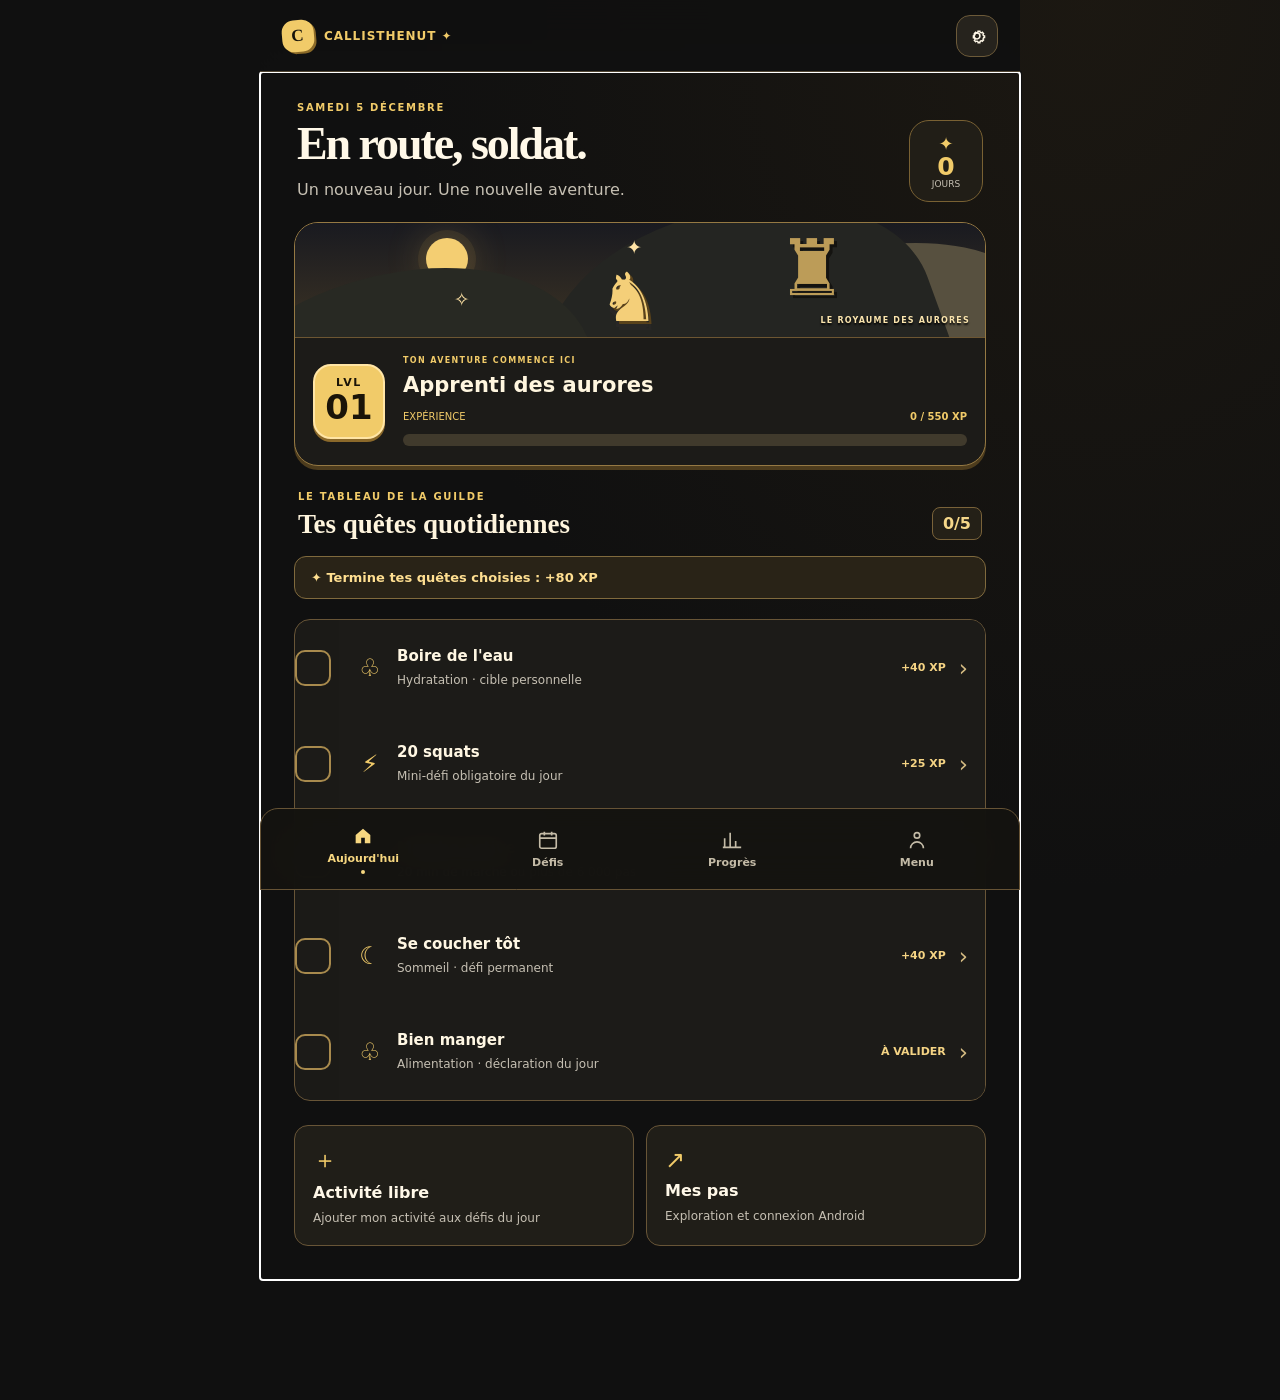
<file: index.html>
<!doctype html>
<html lang="fr">
<head>
  <meta charset="UTF-8">
  <meta name="viewport" content="width=device-width, initial-scale=1, viewport-fit=cover">
  <meta name="theme-color" content="#111111">
  <meta name="description" content="Tes défis quotidiens, tes activités et ta progression RPG.">
  <title>Callisthenut</title>
  <link rel="manifest" href="manifest.webmanifest">
  <link rel="icon" href="icon.svg" type="image/svg+xml">
  <link rel="stylesheet" href="styles.css?v=36">
  <link rel="stylesheet" href="theme.css?v=36">
</head>
<body>
  <div class="app-shell">
    <header class="topbar">
      <a class="brand" href="#today" aria-label="Callisthenut, accueil"><span class="brand-mark">C</span><span>CALLISTHENUT ✦</span></a>
      <button class="icon-button" id="settingsButton" aria-label="Ouvrir les réglages">
        <svg viewBox="0 0 24 24" aria-hidden="true"><path d="M12 15.5a3.5 3.5 0 1 0 0-7 3.5 3.5 0 0 0 0 7Z"/><path d="M19.4 15a1.7 1.7 0 0 0 .34 1.88l.06.06-1.42 1.42-.06-.06a1.7 1.7 0 0 0-1.88-.34 1.7 1.7 0 0 0-1.03 1.56V20h-2v-.08a1.7 1.7 0 0 0-1.1-1.56 1.7 1.7 0 0 0-1.87.34l-.06.06-1.42-1.42.06-.06A1.7 1.7 0 0 0 9.36 15a1.7 1.7 0 0 0-1.56-1.03H7.7v-2h.1a1.7 1.7 0 0 0 1.56-1.1 1.7 1.7 0 0 0-.34-1.87l-.06-.06 1.42-1.42.06.06a1.7 1.7 0 0 0 1.88.34 1.7 1.7 0 0 0 1.03-1.56V6.3h2v.08a1.7 1.7 0 0 0 1.1 1.56 1.7 1.7 0 0 0 1.87-.34l.06-.06L19.8 8.96l-.06.06a1.7 1.7 0 0 0-.34 1.88 1.7 1.7 0 0 0 1.56 1.03h.08v2h-.08A1.7 1.7 0 0 0 19.4 15Z"/></svg>
      </button>
    </header>

    <main id="app" tabindex="-1">
      <section class="view active" id="todayView" data-view="today">
        <div class="hero">
          <div>
            <p class="eyebrow" id="todayDate"></p>
            <h1>En route, <span id="userName">soldat</span>.</h1>
            <p class="hero-copy">Un nouveau jour. Une nouvelle aventure.</p>
          </div>
          <div class="streak-card" aria-label="Série en cours"><span class="streak-icon">✦</span><strong id="streakCount">0</strong><small>jours</small></div>
        </div>

        <section class="hero-panel" aria-label="Personnage et expérience">
          <div class="rpg-landscape" aria-hidden="true"><span class="sun"></span><span class="mountain far"></span><span class="mountain near"></span><span class="castle">♜</span><span class="hero-character">♞</span><span class="spark s1">✦</span><span class="spark s2">✧</span><span class="landscape-caption">LE ROYAUME DES AURORES</span></div>
          <div class="hero-profile"><div class="level-medal"><small>LVL</small><strong id="heroLevel">01</strong></div><div class="hero-info"><p class="eyebrow">TON AVENTURE COMMENCE ICI</p><h2 id="heroRank">Apprenti des aurores</h2><div class="xp-caption"><span>EXPÉRIENCE</span><strong id="xpLabel"></strong></div><progress id="heroXp" max="100" value="0" aria-label="Progression vers le prochain niveau"></progress></div></div>
        </section>
        <section class="section-block quest-section"><div class="section-heading"><div><p class="eyebrow">LE TABLEAU DE LA GUILDE</p><h2>Tes quêtes quotidiennes</h2></div><span class="score" id="goalScore">0/3</span></div><p id="dayReward" class="daily-reward"></p><div class="goal-list" id="goalList"></div></section>
        <div class="home-shortcuts"><button data-screen="manual"><span>＋</span><strong>Activité libre</strong><small>Ajouter mon activité aux défis du jour</small></button><button data-screen="steps"><span>↗</span><strong>Mes pas</strong><small>Exploration et connexion Android</small></button></div>
      </section>

      <section class="view" id="activitiesView" data-view="activities"><div class="page-heading"><p class="eyebrow">LES PORTES DE LA GUILDE</p><h1>Tes défis</h1><p>Choisis ton prochain défi ou consigne une activité libre.</p></div><div class="section-heading"><h2>Composer ma journée</h2></div><details class="quest-settings"><summary>Choisir mes quêtes du jour</summary><p>À choisir avant ta première validation. Le mini-défi quotidien (10 pompes ou 20 squats) est tiré au sort et reste obligatoire. Chaque quête choisie manquée coûte 10 XP le lendemain (sauf les défis permanents : leurs malus sont uniquement déclaratifs), au maximum 30 XP par journée planifiée. Les jours sans plan sont libres.</p><div id="questChoices"></div></details><div id="activityCategories" class="goal-list"></div><div class="category-links"><button class="menu-row" data-screen="manual"><span class="menu-row-icon">＋</span><span><strong>Activité libre</strong><small>Natation, escalade, sport collectif…</small></span><b>›</b></button><button class="menu-row" data-screen="steps"><span class="menu-row-icon">↗</span><span><strong>Pas et santé Android</strong><small>Objectif quotidien et synchronisation</small></span><b>›</b></button><button class="menu-row" data-screen="plan"><span class="menu-row-icon">▤</span><span><strong>Planning et exercices</strong><small>Programme de la semaine et bibliothèque</small></span><b>›</b></button></div></section>
      <section class="view" id="challengeView" data-view="challenge"><button class="back-link" data-screen="today">← Défis du jour</button><div class="challenge-heading"><span id="challengeIcon" aria-hidden="true"></span><p class="eyebrow" id="challengeStatus"></p><h1 id="challengeTitle"></h1></div><section id="challengeDurationSection" class="challenge-guide manual-activity" hidden><h2>La durée de mon défi</h2><label for="challengeDuration">Durée réalisée, en minutes</label><input id="challengeDuration" type="number" min="1" max="1440" step="0.1" inputmode="decimal" required aria-describedby="challengeDurationMinimum challengeDurationError"><p id="challengeDurationMinimum" class="field-help"></p><div id="shadowBoxingOptions" hidden><label for="shadowMode">Type de séance</label><select id="shadowMode"><option value="fitxr">Boxe VR · FitXR (référence personnelle)</option><option value="classic">Shadow boxing classique</option></select><label for="shadowCalories">Calories indiquées par FitXR ou ton application (facultatif)</label><input id="shadowCalories" type="number" min="0" max="10000" step="1" inputmode="numeric" placeholder="Ex. 456 pour ta séance de 45 min"><p class="field-help">Si tu saisis un total, il est utilisé tel quel pour cette séance et ne change pas quand tu modifies la durée. Mets-le à jour selon le récapitulatif de FitXR. Sans saisie, le profil VR utilise ta référence 456 kcal / 45 min ; les squats sont déjà inclus.</p><p id="shadowCaloriesSource" class="field-help"></p></div><p class="field-help">Les calories estimées augmentent avec la durée. La récompense de quête augmente aussi, jusqu’à 120 XP de base, auxquels s’ajoutent au maximum 100 XP liés aux calories. Le bonus de journée reste unique. Chaque défi ne peut être validé qu’une fois par jour.</p><p id="challengeDurationError" role="alert"></p></section><div id="workoutChallenge" hidden>        <div class="section-heading workout-choice-heading"><div><p class="eyebrow">CHOISIS TA MISSION</p><h2>Entraînement du jour</h2></div></div>
        <section class="workout-card" id="todayWorkout">
          <div class="workout-visual" id="heroVisual"></div>
          <div class="workout-overlay">
            <div class="tags"><span id="workoutFocus">CORPS ENTIER</span><span id="workoutLevel">NIVEAU 1</span></div>
            <div>
              <p class="eyebrow light">MISSION DU JOUR</p>
              <h2 id="workoutTitle">Fondations</h2>
              <p id="workoutMeta">15 min · 12 exercices · ≈ 100 kcal</p>
            </div>
            <button class="primary-button" id="startWorkout"><span>Commencer</span><span class="play">▶</span></button>
          </div>
        </section>

        <section class="section-block"><div class="section-heading"><h2>Le détail de ta séance</h2></div><p class="timing-note">40 s de mouvement · 10 s de respiration · 30 s entre les blocs.<br>Échauffements et étirements inclus, avec 10 s pour se préparer.</p><div id="sessionPreview"></div></section>
        <section class="cindy-card">
          <div class="cindy-card-top"><span class="cindy-monogram">C</span><div><p class="eyebrow">AMRAP · POIDS DU CORPS</p><h2>CINDY</h2><p>Tractions, pompes et squats. Enchaîne le plus de tours possible.</p></div></div>
          <div class="cindy-sequence"><span><b>5</b> tractions</span><i>→</i><span><b>10</b> pompes</span><i>→</i><span><b>15</b> squats</span></div>
          <div class="cindy-actions"><button class="cindy-start primary" id="startCindyClassic"><span>Classique</span><small>20 MIN</small></button><button class="cindy-start" id="startCindyBeginner"><span>Débutant</span><small>15 MIN</small></button></div>
        </section>

</div><div id="kettlebellChallenge" hidden>        <section class="kettlebell-card">
          <div class="cindy-card-top"><span class="kettlebell-monogram">KB</span><div><p class="eyebrow">DOS · CENTRE · CONDITIONNEMENT</p><h2>Kettlebell</h2><p>Renforce la chaîne postérieure et augmente la dépense énergétique avec une seule kettlebell.</p></div></div>
          <div class="cindy-sequence kettlebell-sequence"><span><b>10</b> deadlifts</span><i>→</i><span><b>8/bras</b> rowings</span><i>→</i><span><b>12</b> swings</span><i>→</i><span><b>20 s</b> gainage</span></div>
          <p class="kettlebell-note">La perte de graisse est globale : régularité, alimentation et dépense énergétique font la différence.</p>
          <div class="cindy-actions"><button class="kettlebell-start primary" id="startKettlebellClassic"><span>Essentiel</span><small>18 MIN</small></button><button class="kettlebell-start" id="startKettlebellBeginner"><span>Initiation</span><small>15 MIN</small></button></div>
        </section>

</div><section id="outdoorChallenge" class="challenge-guide" hidden><h2>À toi de jouer</h2><p id="challengeActionDescription"></p><p class="field-help">La validation est déclarative. Termine l’activité décrite avant de valider ce défi.</p></section><section id="bedtimeChallenge" class="challenge-guide manual-activity" hidden><h2>Déclarer mon coucher</h2><p>Aucune heure de lever à renseigner : déclare simplement ton coucher pour valider le défi au plus tard à minuit.</p><form id="bedtimeForm"><p>La date et l’heure du clic sont enregistrées automatiquement. Avant midi, le coucher est rattaché à la nuit précédente. Une seule validation par nuit.</p><p class="field-help">+40 XP et défi validé pour un coucher jusqu’à minuit inclus ; −10 XP seulement après minuit, sans passer sous zéro. Aucune pénalité si tu ne renseignes rien. Ce défi est indépendant du bonus des autres quêtes du jour.</p><p id="bedtimeError" role="alert"></p><button id="saveBedtime" class="primary-button floating-challenge-action">Valider mon coucher</button></form><p id="bedtimeResult" role="status"></p></section><section id="waterChallenge" class="challenge-guide" hidden aria-labelledby="waterTitle"><h2 id="waterTitle">Mes verres d’eau</h2><p id="waterCounter" class="water-counter" role="status" aria-live="polite"></p><div id="waterGlasses" class="water-glasses" role="group" aria-label="Les 10 verres du jour"></div><p>Clique sur un verre après avoir bu 15 cl. Les 10 verres complètent ton défi du jour.</p><p class="field-help">Ton compteur est enregistré sur cet appareil et repart à zéro chaque jour.</p></section><section id="nutritionChallenge" class="challenge-guide" hidden><h2>Ma journée</h2><p>Si tu as mangé sans excès aujourd’hui, valide ce défi. En cas d’excès, laisse simplement la case vide.</p><button id="validateNutrition" class="primary-button floating-challenge-action">J’ai mangé sans excès : valider</button><button id="clearNutrition" class="secondary-button">J’ai fait des excès : laisser la case vide</button><p id="nutritionResult" role="status"></p></section><button class="primary-button floating-challenge-action" id="completeChallenge">J’ai terminé ce défi ✦</button><p class="challenge-complete" id="challengeCompleteMessage" role="status"></p>
<div class="challenge-metrics" id="challengeMetrics"><div><small>OBJECTIF</small><strong id="challengeTarget"></strong></div><div><small>RÉCOMPENSE</small><strong id="challengeXp"></strong></div><div><small>ÉNERGIE ESTIMÉE</small><strong id="challengeCalories"></strong></div></div>
<details class="challenge-guide challenge-mission" id="challengeMission"><summary>Ta mission et les consignes</summary><p id="challengeDescription"></p><ol id="challengeInstructions"></ol></details></section>
      <section class="view" id="stepsView" data-view="steps"><button class="back-link" data-screen="today">← Accueil</button><div class="page-heading"><p class="eyebrow">EXPLORATION</p><h1>Mes pas</h1><p>Chaque déplacement fait avancer ton aventure.</p></div>        <section class="steps-card section-block" aria-labelledby="stepsTitle"><p class="eyebrow">EXPLORATION QUOTIDIENNE</p><h2 id="stepsTitle">Chaque pas est une aventure</h2><div class="steps-total"><strong id="stepCount">0</strong><span id="stepTargetLabel">/ 6 000 pas</span></div><progress id="stepProgress" max="100" value="0" aria-label="Objectif de pas quotidien"></progress><p id="stepSource"></p><button id="claimStepXp" class="primary-button" disabled>Prochain palier : 1 000 pas</button><p class="field-help">10 XP par tranche de 1 000 pas · maximum 60 XP/jour. Objectif personnel, ajustable ci-dessous. Au-delà de 6 000 pas, le défi Marche active est validé automatiquement (+45 XP, une fois par jour).</p><details><summary>Mes pas et ma connexion Android</summary><p id="healthConnection"></p><div class="health-actions"><button type="button" id="syncHealth" class="secondary-button">Connecter / synchroniser Health Connect</button><button type="button" id="disconnectHealth" class="secondary-button">Désactiver la synchronisation</button></div><p id="healthStatus" role="status" aria-live="polite"></p><p class="field-help">Lecture des pas uniquement, après ton autorisation. Active le partage vers Health Connect dans ton application de santé compatible. Les données restent sur cet appareil. La synchronisation a lieu quand l’application Android est ouverte.</p><form id="manualStepsForm" class="compact-form"><label>Total de pas aujourd’hui<input name="manualSteps" type="number" min="0" max="200000" step="1" required placeholder="Ex. 4250"></label><button class="secondary-button">Enregistrer le total</button></form><p class="field-help">Saisis un total, pas des pas supplémentaires. Une synchronisation remplacera la saisie manuelle ; les deux sources ne sont jamais additionnées.</p><form id="stepGoalForm" class="compact-form"><label>Mon objectif quotidien<input name="stepGoal" type="number" min="1000" max="30000" step="1" required placeholder="Ex. 6000"></label><button class="secondary-button">Modifier l’objectif</button></form><h3>Les 7 derniers jours renseignés</h3><div id="recentSteps"></div></details></section>
</section>
      <section class="view" id="manualView" data-view="manual"><button class="back-link" data-screen="today">← Accueil</button><div class="page-heading"><p class="eyebrow">MON ACTIVITÉ DU JOUR</p><h1>Activité libre</h1></div>        <section class="manual-activity section-block"><div class="section-heading"><div><p class="eyebrow">TES EXPLOITS HORS ÉCRAN</p><h2>Ajouter une activité</h2></div></div><p>Natation, escalade, sport collectif, jardinage… Consigne une activité que ton téléphone n’a pas suivie.</p><form id="manualActivityForm"><label>Activité<input name="activityName" maxlength="60" required placeholder="Ex. Natation"></label><div class="activity-fields"><label>Durée en minutes<input name="activityMinutes" type="number" min="1" max="1440" step="0.1" required placeholder="30"></label><label>Intensité<select name="activityIntensity"><option value="2.5">Douce</option><option value="5" selected>Modérée</option><option value="8">Soutenue</option></select></label></div><label>Calories dépensées (facultatif)<input name="activityCalories" type="number" min="0" max="10000" step="1" placeholder="Laisser vide pour estimer"></label><p class="field-help">Sans calories renseignées, estimation selon ton poids, la durée et l’intensité. Saisis chaque activité une seule fois : les séances et quêtes déjà validées sont dans ton historique. Chaque activité enregistrée apparaît cochée dans tes quêtes quotidiennes.</p><p id="activityEstimate" class="field-help" role="status">Renseigne une durée pour estimer les calories.</p><p id="activityError" role="alert"></p><button class="primary-button">Enregistrer mon exploit ✦</button></form></section>
</section>
      <section class="view" id="planView" data-view="plan">
        <div class="page-heading"><p class="eyebrow">PROGRAMME</p><h1>Ta semaine</h1><p>Une progression équilibrée, pensée pour bouger chaque jour.</p></div>
        <div class="week-strip" id="weekStrip"></div>
        <div class="plan-list" id="planList"></div><p class="timing-note">Deux thèmes tirés au sort chaque jour, différents de ceux de la veille. Le programme reste identique lorsque tu reviens dans l’application. Les mouvements peuvent solliciter plusieurs muscles.</p>
        <section class="section-block"><h2>Bibliothèque des exercices</h2><label for="catalogFilter">Filtrer par thème</label><select id="catalogFilter"><option value="">Tous les exercices</option><option value="warm">Échauffement</option><option value="legs">Jambes & fessiers</option><option value="abs">Abdominaux</option><option value="arms">Bras & épaules</option><option value="back">Dos</option><option value="cardio">Cardio</option><option value="stretch">Étirements</option></select><p id="catalogCount" class="timing-note" role="status"></p><div id="exerciseCatalog"></div></section>
      </section>

      <section class="view" id="progressView" data-view="progress">
        <div class="page-heading"><p class="eyebrow">PROGRESSION</p><h1>Ton journal d’aventure.</h1><p>Tout est enregistré uniquement sur cet appareil.</p></div>
        <div class="stat-grid">
          <article class="stat-card dark"><small>SÉRIE ACTUELLE</small><strong><span id="progressStreak">0</span> j</strong><p>Continue demain.</p></article>
          <article class="stat-card"><small>SÉANCES</small><strong id="totalSessions">0</strong><p>terminées</p></article>
          <article class="stat-card"><small>MINUTES</small><strong id="totalMinutes">0</strong><p>en mouvement</p></article>
          <article class="stat-card"><small>ÉNERGIE ESTIMÉE</small><strong id="totalCalories">0</strong><p>kcal brûlées</p></article>
        </div>
        <section class="section-block weight-card" aria-labelledby="weightTitle">
          <p class="eyebrow">SUIVI PERSONNEL</p><h2 id="weightTitle">Poids</h2>
          <p id="weightSummary" aria-live="polite"></p>
          <form id="weightForm" class="compact-form"><label class="weight-field"><span class="weight-field-caption"><span aria-hidden="true">◷</span> Date de la mesure</span><input id="weightDate" type="date" required></label><label class="weight-field"><span class="weight-field-caption"><span aria-hidden="true">◇</span> Mon poids</span><span class="weight-input-wrap"><input id="weightMeasure" type="number" min="35" max="250" step="0.1" inputmode="decimal" placeholder="70,5" required><span class="weight-unit" aria-hidden="true">kg</span></span><span class="sr-only">En kilogrammes</span></label><button class="primary-button">Enregistrer <span aria-hidden="true">＋</span></button></form>
          <p class="field-help">Une mesure par jour : une nouvelle saisie à la même date remplace la précédente. La mesure la plus récente sert à estimer les calories.</p>
          <p id="weightError" role="alert"></p><div id="weightChart"></div>
          <details id="weightHistory"><summary>Historique des mesures</summary><div id="weightEntries"></div></details>
        </section>
        <section class="section-block"><div class="section-heading"><div><p class="eyebrow">4 DERNIÈRES SEMAINES</p><h2>Régularité</h2></div></div><div class="activity-grid" id="activityGrid"></div></section>
        <details class="milestone-card progress-info"><summary>Cap sur le niveau 20</summary><p class="eyebrow">CAP SUR LE NIVEAU 20</p><h2>Aventurier accompli</h2><p>Un jalon de régularité dans le jeu, pas une mesure de santé. Aucun niveau ne garantit d’être en bonne santé.</p><p>Repères adultes : 150 à 300 minutes d’activité modérée par semaine (ou 75 à 150 minutes soutenues), et du renforcement au moins 2 jours par semaine. Adapte les quêtes et le repos à tes capacités.</p><a href="https://www.who.int/europe/news-room/fact-sheets/item/physical-activity" target="_blank" rel="noopener">Consulter les repères de l’OMS ↗</a><p>De LVL 1 à 99 : 500 × (niveau − 1) + 50 × (niveau − 1)² XP cumulés. Le niveau 2 demande 550 XP et le niveau 20 demande 27 550 XP. À environ 180–200 XP par journée réussie, compte 3 à 4 journées pour le premier niveau. Ton XP reste conservée ; ton niveau est calculé avec cette nouvelle courbe.</p></details>
      </section>

      <section class="view" id="menuView" data-view="menu">
        <div class="page-heading"><p class="eyebrow">MON ESPACE</p><h1>Menu</h1><p>Personnalise ton entraînement et retrouve les informations de l’application.</p></div>
        <div class="profile-card">
          <div class="profile-avatar">C</div>
          <div><small>PROFIL</small><h2 id="menuName">Soldat</h2><p><span id="menuLevel">Débutant</span> · séances de <span id="menuDuration">15</span> min</p></div>
        </div>
        <div class="menu-list">
          <button class="menu-row" id="openPreferences"><span class="menu-row-icon">⚙</span><span><strong>Préférences</strong><small>Prénom, niveau, durée et poids</small></span><b>›</b></button>
          <button class="menu-row" id="openReminder"><span class="menu-row-icon">◷</span><span><strong>Rappel quotidien</strong><small id="menuReminder">Tous les jours à 18:30</small></span><b>›</b></button>
          <article class="menu-note"><strong>À propos des calories</strong><p>Les calories sont une estimation fondée sur ton poids, la durée et l’intensité moyenne de la séance. Elles peuvent différer de la dépense réelle.</p></article>
        </div>
      </section>
    </main>

    <nav class="bottom-nav" aria-label="Navigation principale">
      <button class="nav-item active" data-target="today"><svg viewBox="0 0 24 24"><path d="m4 11 8-7 8 7v9h-6v-6h-4v6H4Z"/></svg><span>Aujourd'hui</span></button>
      <button class="nav-item" data-target="activities"><svg viewBox="0 0 24 24"><rect x="3" y="5" width="18" height="16" rx="2"/><path d="M8 3v4M16 3v4M3 10h18"/></svg><span>Défis</span></button>
      <button class="nav-item" data-target="progress"><svg viewBox="0 0 24 24"><path d="M4 20V10M10 20V4M16 20v-7M22 20H2"/></svg><span>Progrès</span></button>
      <button class="nav-item" data-target="menu"><svg viewBox="0 0 24 24"><circle cx="12" cy="7" r="3"/><path d="M5 21a7 7 0 0 1 14 0"/></svg><span>Menu</span></button>
    </nav>
  </div>

  <dialog class="workout-player" id="workoutPlayer">
    <div class="player-shell">
      <header class="player-header"><button class="icon-button ghost" id="closePlayer" aria-label="Quitter la séance">×</button><div><small id="playerStep">EXERCICE 1 SUR 8</small><strong id="playerPhase">AU TRAVAIL</strong></div><button class="icon-button ghost" id="soundToggle" aria-label="Activer ou couper le son">♪</button></header>
      <div class="player-progress"><i id="playerProgress"></i></div>
      <div class="player-content">
        <p class="eyebrow" id="exerciseCategory">JAMBES</p>
        <h2 id="exerciseName">Squats</h2>
        <div class="exercise-figure" id="exerciseFigure"></div>
        <div class="timer-ring" id="timerRing"><div><span class="timer" id="timerDisplay">00:40</span><small id="timerCaption">TEMPS RESTANT</small></div></div>
        <div class="live-calories"><span>≈</span> <strong id="liveCalories">0</strong> kcal dépensées</div>
        <p class="exercise-tip" id="exerciseTip">Garde le dos droit et pousse les genoux vers l'extérieur.</p>
        <ol class="movement-steps" id="movementSteps" aria-label="Explication du mouvement"></ol>
      </div>
      <footer class="player-controls"><button class="control-button" id="previousExercise" aria-label="Exercice précédent">‹</button><button class="control-button" id="nextExercise" aria-label="Exercice suivant">›</button><button class="pause-button" id="pauseTimer"><span class="pause-symbol">Ⅱ</span><span id="pauseLabel">Pause</span></button></footer>
    </div>
  </dialog>

  <dialog class="cindy-player kettlebell-player" id="kettlebellPlayer">
    <div class="cindy-shell">
      <header class="player-header"><button class="icon-button ghost" id="closeKettlebell" aria-label="Quitter la séance kettlebell">×</button><div><small id="kettlebellLevelLabel">KETTLEBELL ESSENTIEL</small><strong>DOS · CENTRE · CONDITIONNEMENT</strong></div><button class="icon-button ghost" id="kettlebellSound" aria-label="Couper les signaux sonores">♪</button></header>
      <div class="cindy-content">
        <p class="eyebrow">TEMPS RESTANT</p>
        <div class="cindy-timer" id="kettlebellTimer">18:00</div>
        <div class="round-counter kettlebell-counter"><small>TOURS TERMINÉS</small><strong id="kettlebellRounds">0</strong></div>
        <div class="cindy-movements" id="kettlebellMovements"></div>
        <p class="cindy-guidance">Charnière de hanches, dos neutre et abdominaux engagés. Termine un tour propre avant de l’ajouter.</p>
      </div>
      <footer class="cindy-controls kettlebell-controls"><button class="secondary-button" id="finishKettlebell">Terminer</button><button class="cindy-pause" id="pauseKettlebell">Ⅱ&nbsp; Pause</button><button class="primary-button" id="completeKettlebellRound"><span>Tour terminé</span><span>＋1</span></button></footer>
    </div>
  </dialog>

  <dialog class="finish-screen" id="finishScreen">
    <div class="finish-content">
      <div class="finish-badge">✦</div><p class="xp-reward" id="finishXp"></p>
      <p class="eyebrow">MISSION ACCOMPLIE</p>
      <h2>Solide jusqu’au bout.</h2>
      <p class="finish-copy">Chaque séance compte. Prends un instant pour apprécier le travail accompli.</p>
      <div class="reward-experience" id="finishXpAnimation" hidden><div class="reward-xp-heading"><strong id="finishAnimatedLevel">LVL 01</strong><span id="finishAnimatedXpLabel"></span></div><div class="reward-bar"><progress id="finishAnimatedXp" max="100" value="0" aria-label="Expérience gagnée vers le prochain niveau"></progress><span class="xp-shine" aria-hidden="true"></span></div><p class="level-celebration" id="finishLevelCelebration" role="status" aria-live="polite" hidden></p></div>
      <div class="finish-stats">
        <div><strong id="finishMinutes">15</strong><small>MINUTES</small></div>
        <div><strong id="finishCalories">100</strong><small>KCAL EST.</small></div>
        <div><strong id="finishExercises">12</strong><small id="finishMetricLabel">EXERCICES</small></div>
      </div>
      <button class="primary-button finish-button" id="closeFinish"><span>Revenir à l’accueil</span><span>→</span></button>
    </div>
  </dialog>

  <dialog class="cindy-player" id="cindyPlayer">
    <div class="cindy-shell">
      <header class="player-header"><button class="icon-button ghost" id="closeCindy" aria-label="Quitter Cindy">×</button><div><small id="cindyLevelLabel">CINDY CLASSIQUE</small><strong>AMRAP · QUALITÉ AVANT VITESSE</strong></div><button class="icon-button ghost" id="cindySound" aria-label="Couper les signaux sonores">♪</button></header>
      <div class="cindy-content">
        <p class="eyebrow">TEMPS RESTANT</p>
        <div class="cindy-timer" id="cindyTimer">20:00</div>
        <div class="round-counter"><small>TOURS TERMINÉS</small><strong id="cindyRounds">0</strong></div>
        <div class="cindy-movements" id="cindyMovements"></div>
        <p class="cindy-guidance">Effectue les trois mouvements dans l’ordre, puis valide ton tour. Garde une amplitude propre et repose-toi quand nécessaire.</p>
      </div>
      <footer class="cindy-controls"><button class="secondary-button" id="finishCindy">Terminer</button><button class="cindy-pause" id="pauseCindy">Ⅱ&nbsp; Pause</button><button class="primary-button" id="completeRound"><span>Tour terminé</span><span>＋1</span></button></footer>
    </div>
  </dialog>

  <dialog class="settings-panel" id="settingsPanel">
    <form method="dialog" class="settings-content">
      <div class="modal-heading"><div><p class="eyebrow">PERSONNALISATION</p><h2>Réglages</h2></div><button class="icon-button" value="cancel" aria-label="Fermer">×</button></div>
      <label>Ton prénom<input id="nameInput" maxlength="20" placeholder="Soldat"></label>
      <label>Durée des séances<select id="durationSelect"><option value="15">15 minutes</option><option value="20">20 minutes</option></select></label>
      <label>Ton poids (pour estimer les calories)<input type="number" id="weightInput" min="35" max="250" step="1" inputmode="decimal" value="70"><small class="field-help">L’estimation reste indicative et varie selon l’intensité réelle.</small></label>
      <label>Difficulté des exercices<select id="levelSelect"><option value="1">Débutant</option><option value="2">Intermédiaire</option><option value="3">Avancé</option></select></label>
      <div class="setting-row"><div><strong>Rappel quotidien</strong><small id="notificationStatus">Autorise les notifications du navigateur</small></div><button type="button" class="secondary-button" id="enableNotifications">Activer</button></div>
      <label>Heure du rappel<input type="time" id="reminderTime" value="18:30"></label>
      <button class="primary-button save-settings" id="saveSettings" value="default">Enregistrer</button>
    </form>
  </dialog>
  <dialog id="questSuccess" class="quest-success"><div class="victory-star" aria-hidden="true">✦</div><p class="eyebrow">VICTOIRE !</p><h2 id="questRewardTitle"></h2><strong id="questReward" class="xp-reward"></strong><p id="questRewardDetail"></p><p id="questLevelUp"></p><div class="reward-experience" id="questXpAnimation" hidden><div class="reward-xp-heading"><strong id="questAnimatedLevel">LVL 01</strong><span id="questAnimatedXpLabel"></span></div><div class="reward-bar"><progress id="questAnimatedXp" max="100" value="0" aria-label="Expérience gagnée vers le prochain niveau"></progress><span class="xp-shine" aria-hidden="true"></span></div><p class="level-celebration" id="questLevelCelebration" role="status" aria-live="polite" hidden></p></div><button id="closeQuestSuccess" class="primary-button">Revenir aux défis →</button></dialog>
  <div class="toast" id="toast" role="status"></div>
  <script src="exercise-catalog.js?v=36"></script>
  <script src="workout-planner.js?v=36"></script>
  <script src="quest-corrections.js?v=36"></script>
  <script src="app.js?v=36"></script>
  <script src="health.js?v=36"></script>
</body>
</html>
</file>
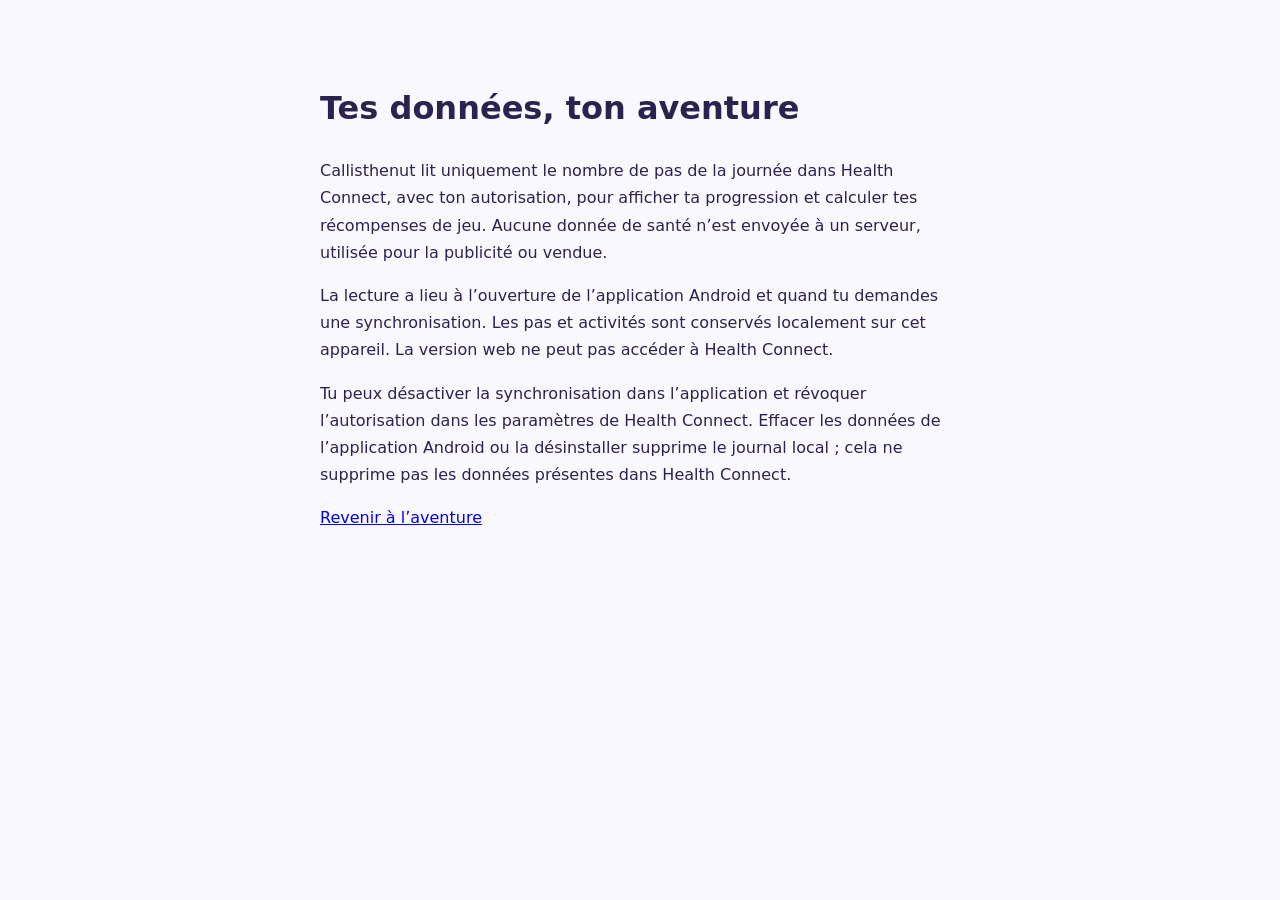
<file: privacy.html>
<!doctype html>
<html lang="fr"><meta charset="utf-8"><meta name="viewport" content="width=device-width,initial-scale=1"><title>Données de santé · Callisthenut</title><body style="max-width:640px;margin:40px auto;padding:20px;font:16px/1.7 system-ui;color:#29234f;background:#faf8ff"><h1>Tes données, ton aventure</h1><p>Callisthenut lit uniquement le nombre de pas de la journée dans Health Connect, avec ton autorisation, pour afficher ta progression et calculer tes récompenses de jeu. Aucune donnée de santé n’est envoyée à un serveur, utilisée pour la publicité ou vendue.</p><p>La lecture a lieu à l’ouverture de l’application Android et quand tu demandes une synchronisation. Les pas et activités sont conservés localement sur cet appareil. La version web ne peut pas accéder à Health Connect.</p><p>Tu peux désactiver la synchronisation dans l’application et révoquer l’autorisation dans les paramètres de Health Connect. Effacer les données de l’application Android ou la désinstaller supprime le journal local ; cela ne supprime pas les données présentes dans Health Connect.</p><a href="index.html">Revenir à l’aventure</a></body></html>
</file>
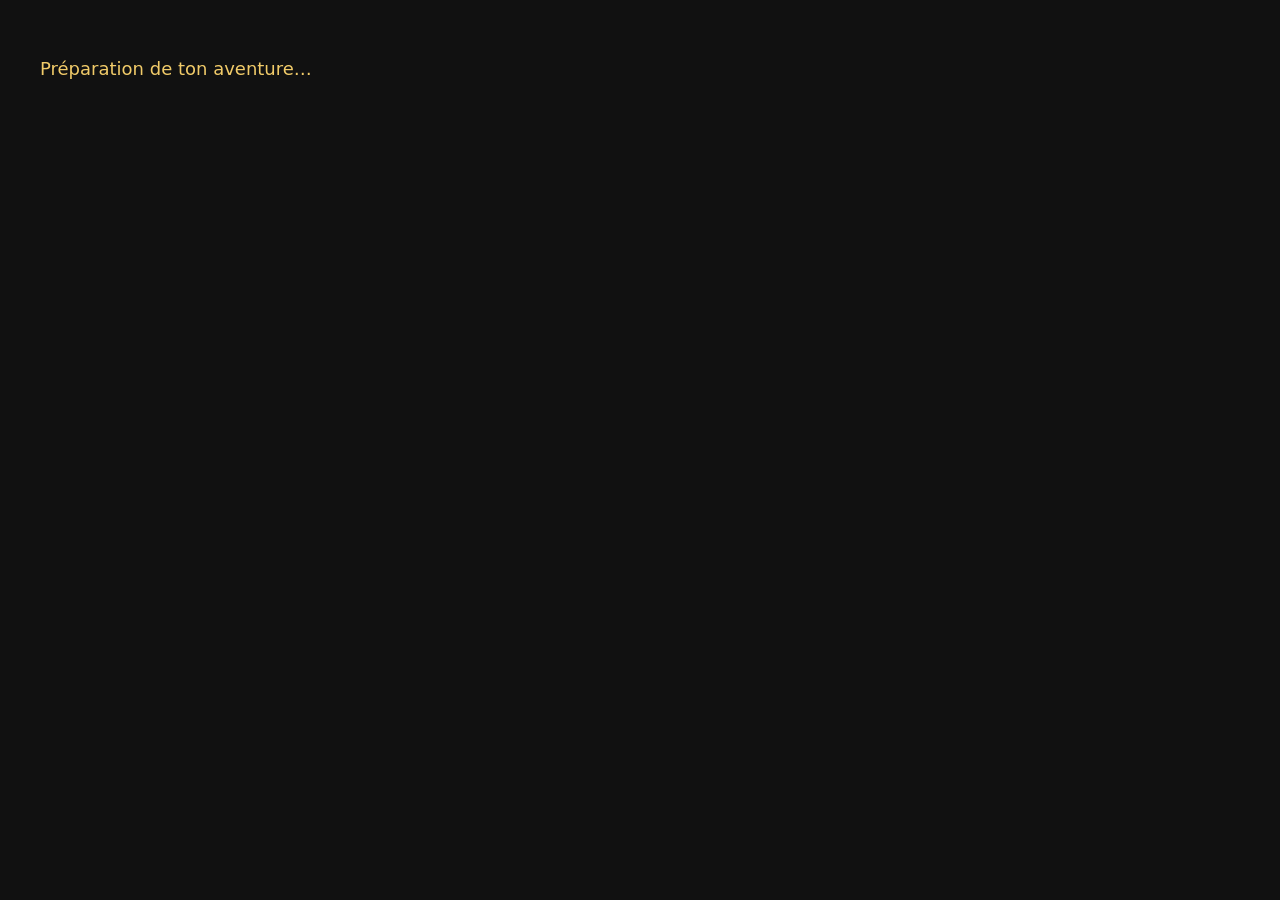
<file: android/app/src/main/assets/migration.html>
<!doctype html><html lang="fr"><meta charset="utf-8"><meta name="viewport" content="width=device-width,initial-scale=1"><title>Callisthenut</title><body style="background:#111;color:#f1cb69;font:18px system-ui;padding:32px"><p>Préparation de ton aventure…</p></body></html>
</file>
<file: styles.css>
:root{--ink:#18231d;--muted:#718078;--paper:#f5f8f4;--card:#fff;--mint:#d9f7dd;--green:#2d6d4a;--lime:#c8f45b;--peach:#ffe1cf;--sky:#dff2ff;--line:#e2e9e3;--shadow:0 18px 55px rgba(35,71,50,.1);font-family:Inter,ui-sans-serif,system-ui,-apple-system,"Segoe UI",sans-serif;color:var(--ink);background:var(--paper)}
*{box-sizing:border-box}body{margin:0;min-height:100vh;background:linear-gradient(160deg,#fbfdfa,#f2f8f3 55%,#f8f7ef)}button,input,select{font:inherit}button{color:inherit}.app-shell{width:min(100%,760px);margin:auto;min-height:100vh;padding-bottom:100px}.topbar{height:72px;display:flex;align-items:center;justify-content:space-between;padding:0 22px;position:sticky;top:0;z-index:20;background:#f8fbf7dc;backdrop-filter:blur(18px)}.brand{display:flex;align-items:center;gap:10px;color:var(--ink);text-decoration:none;font-size:12px;font-weight:900;letter-spacing:.14em}.brand-mark{display:grid;place-items:center;width:32px;height:32px;color:white;border-radius:11px;background:var(--green);font:900 17px Georgia;transform:rotate(-5deg)}.icon-button{width:42px;height:42px;border:0;border-radius:14px;display:grid;place-items:center;background:white;box-shadow:0 6px 22px #23473214;cursor:pointer;font-size:27px}.icon-button svg{width:20px;fill:none;stroke:currentColor;stroke-width:1.8}.view{display:none;padding:10px 20px 34px}.view.active{display:block;animation:enter .35s ease}@keyframes enter{from{opacity:0;transform:translateY(8px)}}.hero{display:flex;justify-content:space-between;align-items:flex-end;padding:20px 3px 25px}.eyebrow{margin:0 0 8px;font-size:10px;font-weight:900;letter-spacing:.17em;color:var(--green)}h1,h2,p{margin-top:0}.hero h1,.page-heading h1{margin:0;font:500 clamp(36px,9vw,54px)/1.02 Georgia,serif;letter-spacing:-.045em}.hero-copy,.page-heading>p{margin:10px 0 0;color:var(--muted);line-height:1.5}.streak-card{min-width:74px;padding:12px;border:1px solid var(--line);border-radius:20px;text-align:center;background:#ffffffc9;box-shadow:0 10px 30px #2347320f}.streak-card span,.streak-card strong,.streak-card small{display:block}.streak-icon{color:#ff855c;font-size:18px}.streak-card strong{font-size:25px;line-height:1}.streak-card small{font-size:9px;color:var(--muted);text-transform:uppercase}.workout-card{position:relative;height:460px;border-radius:32px;overflow:hidden;background:linear-gradient(145deg,#e1f8df,#cfeeda);box-shadow:var(--shadow)}.workout-visual{position:absolute;inset:0;background:radial-gradient(circle at 78% 18%,#ffffffe6,transparent 36%),linear-gradient(145deg,#e6fae6,#c9edda)}.workout-visual:after{content:'';position:absolute;width:240px;height:240px;right:-80px;top:-70px;border:1px solid #2d6d4a1a;border-radius:50%;box-shadow:0 0 0 35px #ffffff24,0 0 0 75px #ffffff1a}.workout-visual svg{position:absolute;right:-24px;top:32px;width:84%;height:66%;color:var(--green);filter:drop-shadow(0 20px 20px #2d6d4a1f)}.workout-overlay{position:absolute;inset:0;padding:22px;display:flex;flex-direction:column;justify-content:space-between;background:linear-gradient(180deg,transparent 38%,#f7fdf7fa 78%)}.tags{display:flex;gap:7px;z-index:1}.tags span{padding:7px 10px;border-radius:20px;background:#ffffffb8;border:1px solid #2d6d4a1a;font-size:9px;font-weight:850;letter-spacing:.1em}.eyebrow.light{color:var(--green)}.workout-overlay h2{font:500 42px/1 Georgia,serif;margin:0 0 8px}.workout-overlay p:not(.eyebrow){color:var(--muted);margin-bottom:18px}.primary-button{width:100%;min-height:58px;border:0;border-radius:18px;background:var(--green);color:white;display:flex;align-items:center;justify-content:space-between;padding:0 19px;font-weight:850;cursor:pointer;box-shadow:0 10px 25px #2d6d4a33}.play{display:grid;place-items:center;width:35px;height:35px;border-radius:50%;background:var(--lime);color:var(--ink);font-size:11px}.section-block{margin-top:35px}.section-heading{display:flex;align-items:flex-end;justify-content:space-between;margin:0 4px 16px}.section-heading h2{font:500 29px/1.1 Georgia,serif;margin:0}.score{font-weight:800;color:var(--muted)}.goal-list{display:grid;gap:10px}.goal-item{width:100%;display:flex;text-align:left;align-items:center;gap:13px;padding:14px;background:white;border-radius:20px;border:1px solid var(--line);cursor:pointer;box-shadow:0 8px 25px #2347320a}.goal-check{width:25px;height:25px;border:1.5px solid #b7c2ba;border-radius:50%;display:grid;place-items:center;flex:none}.goal-item.done .goal-check{background:var(--lime);border-color:var(--lime)}.goal-item.done .goal-check:after{content:'✓';font-weight:900}.goal-icon{width:44px;height:44px;border-radius:15px;background:var(--mint);display:grid;place-items:center;font-size:19px}.goal-text{flex:1}.goal-text strong,.goal-text small{display:block}.goal-text small{color:var(--muted);margin-top:3px}.goal-item.done .goal-text strong{text-decoration:line-through;color:var(--muted)}.quote-card{margin-top:26px;padding:25px;border-radius:24px;background:var(--sky);display:flex;gap:16px}.quote-card span{font:42px Georgia;color:var(--green)}.quote-card p{margin:5px 0 0;font:italic 17px/1.5 Georgia}.bottom-nav{position:fixed;z-index:25;bottom:0;left:50%;transform:translateX(-50%);width:min(100%,760px);height:82px;padding:8px 10px max(8px,env(safe-area-inset-bottom));display:flex;justify-content:space-around;background:#fffffff0;border-top:1px solid var(--line);backdrop-filter:blur(18px)}.nav-item{border:0;background:none;flex:1;display:grid;justify-items:center;align-content:center;gap:3px;color:#8a9890;font-size:9px;font-weight:750;cursor:pointer}.nav-item svg{width:22px;height:22px;fill:none;stroke:currentColor;stroke-width:1.8}.nav-item:first-child svg{fill:currentColor;stroke:none}.nav-item.active{color:var(--green)}.nav-item.active:after{content:'';width:4px;height:4px;border-radius:50%;background:var(--lime)}.page-heading{padding:24px 4px 30px}.week-strip{display:grid;grid-template-columns:repeat(7,1fr);gap:5px;margin-bottom:25px}.week-day{text-align:center;padding:10px 2px;border-radius:16px;color:var(--muted)}.week-day small,.week-day strong{display:block}.week-day small{font-size:9px;text-transform:uppercase;margin-bottom:8px}.week-day.today{background:var(--green);color:white;box-shadow:0 8px 18px #2d6d4a33}.week-day.done strong:after{content:'';display:block;width:5px;height:5px;margin:5px auto 0;border-radius:50%;background:var(--lime)}.plan-list,.history-list{display:grid;gap:10px}.plan-card{display:grid;grid-template-columns:58px 1fr auto;gap:14px;align-items:center;padding:15px;background:white;border-radius:21px;border:1px solid var(--line)}.plan-card.today{outline:2px solid var(--green);outline-offset:-2px}.plan-number{width:58px;height:58px;border-radius:17px;background:var(--mint);display:grid;place-items:center;font:25px Georgia}.plan-info strong,.plan-info small{display:block}.plan-info small{color:var(--muted);margin-top:5px}.plan-status{color:var(--green);font-size:18px}.stat-grid{display:grid;grid-template-columns:1fr 1fr;gap:10px}.stat-card{min-height:145px;padding:18px;border-radius:23px;background:white;border:1px solid var(--line)}.stat-card.dark{grid-column:1/-1;background:linear-gradient(135deg,var(--green),#438663);color:white;border:0}.stat-card small,.stat-card strong,.stat-card p{display:block}.stat-card small{font-size:9px;letter-spacing:.12em;color:var(--muted);font-weight:800}.stat-card.dark small{color:var(--lime)}.stat-card strong{font:40px Georgia;margin:15px 0 4px}.stat-card p{margin:0;color:var(--muted);font-size:13px}.stat-card.dark p{color:#ffffffad}.activity-grid{display:grid;grid-template-columns:repeat(7,1fr);gap:7px;padding:20px;background:white;border:1px solid var(--line);border-radius:22px}.activity-cell{aspect-ratio:1;border-radius:6px;background:#e9efea}.activity-cell.active{background:var(--lime)}.activity-cell.today{outline:2px solid var(--green);outline-offset:2px}.history-item,.empty-state{padding:16px 18px;background:white;border:1px solid var(--line);border-radius:18px}.history-item{display:flex;justify-content:space-between;gap:12px;align-items:center}.history-item strong,.history-item small{display:block}.history-item small,.empty-state{color:var(--muted);margin-top:4px}.history-item span{font-weight:850;font-size:13px;text-align:right}.profile-card{padding:22px;border-radius:27px;background:linear-gradient(135deg,#dcf6df,#eaf8ff);display:flex;gap:16px;align-items:center;box-shadow:var(--shadow)}.profile-avatar{width:67px;height:67px;flex:none;display:grid;place-items:center;color:white;border-radius:22px;background:var(--green);font:34px Georgia;transform:rotate(-3deg)}.profile-card small{color:var(--green);font-size:9px;font-weight:900;letter-spacing:.16em}.profile-card h2{margin:3px 0 5px;font:30px Georgia}.profile-card p{margin:0;color:var(--muted)}.menu-list{display:grid;gap:10px;margin-top:22px}.menu-row{width:100%;border:1px solid var(--line);background:white;padding:15px;border-radius:20px;display:grid;grid-template-columns:46px 1fr auto;align-items:center;gap:13px;text-align:left;cursor:pointer}.menu-row-icon{width:46px;height:46px;display:grid;place-items:center;border-radius:15px;background:var(--mint);font-size:20px}.menu-row strong,.menu-row small{display:block}.menu-row small{color:var(--muted);margin-top:3px}.menu-row b{font-size:25px;color:#a7b1aa}.menu-note{margin-top:12px;padding:20px;border-radius:21px;background:var(--peach)}.menu-note p{margin:7px 0 0;color:#7d6659;font-size:13px;line-height:1.5}
.workout-player,.settings-panel,.finish-screen{border:0;padding:0;margin:0;max-width:none;max-height:none;width:100%;height:100%;background:#f8fbf7}dialog::backdrop{background:#17291e73;backdrop-filter:blur(4px)}.player-shell{min-height:100%;display:flex;flex-direction:column}.player-header{height:74px;padding:10px 20px;display:grid;grid-template-columns:50px 1fr 50px;align-items:center;text-align:center}.player-header small,.player-header strong{display:block}.player-header small{font-size:9px;letter-spacing:.14em;color:var(--muted)}.player-header strong{font-size:11px;color:var(--green);margin-top:3px}.ghost{background:white}.player-progress{height:5px;background:#e6ede7}.player-progress i{display:block;width:0;height:100%;background:linear-gradient(90deg,var(--green),var(--lime));transition:width .3s}.player-content{flex:1;padding:20px 24px 12px;text-align:center;display:flex;flex-direction:column;align-items:center}.player-content h2{font:500 clamp(36px,10vw,56px)/1 Georgia;margin:0}.exercise-figure{width:min(100%,390px);flex:1;min-height:210px;display:grid;place-items:center;color:var(--green);margin:8px 0;border-radius:40px;background:radial-gradient(circle,#eef9ef,transparent 66%)}.exercise-figure svg{width:100%;height:100%;max-height:310px}.timer-ring{--progress:0deg;position:relative;width:158px;height:158px;flex:none;padding:9px;border-radius:50%;display:grid;place-items:center;background:conic-gradient(var(--green) var(--progress),#e2ebe4 0);box-shadow:0 12px 35px #2d6d4a21}.timer-ring:before{content:'';position:absolute;width:138px;height:138px;border-radius:50%;background:white}.timer-ring>div{position:relative;z-index:1}.timer{display:block;font:750 38px/1 ui-monospace,SFMono-Regular,monospace;letter-spacing:-.06em}.timer-ring small{display:block;margin-top:7px;color:var(--muted);font-size:8px;font-weight:900;letter-spacing:.12em}.live-calories{margin-top:12px;padding:7px 13px;border-radius:999px;background:var(--mint);color:var(--green);font-size:12px}.live-calories strong{font-size:15px}.exercise-tip{max-width:450px;color:var(--muted);line-height:1.5;margin:13px auto 0;font-size:13px}.player-controls{padding:12px 24px max(22px,env(safe-area-inset-bottom));display:grid;grid-template-columns:56px 1fr 56px;gap:12px}.control-button,.pause-button{height:57px;border:1px solid var(--line);border-radius:18px;background:white;font-weight:800;font-size:27px;cursor:pointer}.pause-button{font-size:14px;background:var(--green);color:white;border-color:var(--green)}.pause-button.paused{background:var(--lime);border-color:var(--lime);color:var(--ink)}.settings-panel{margin-left:auto;width:min(100%,520px)}.settings-content{padding:28px 24px;display:grid;gap:19px}.modal-heading{display:flex;justify-content:space-between;align-items:center}.modal-heading h2{font:40px Georgia;margin:0}.settings-content label{display:grid;gap:8px;font-size:13px;font-weight:750}.settings-content input,.settings-content select{width:100%;padding:15px;border:1px solid var(--line);border-radius:15px;background:white;color:var(--ink)}.field-help{font-weight:400;color:var(--muted);line-height:1.4}.setting-row{display:flex;justify-content:space-between;gap:15px;align-items:center}.setting-row strong,.setting-row small{display:block}.setting-row small{color:var(--muted);margin-top:4px}.secondary-button{border:1px solid var(--line);border-radius:13px;background:white;padding:10px 14px;font-weight:800}.save-settings{margin-top:10px}.finish-screen{background:linear-gradient(165deg,#fafff9,#edf9ef 58%,#fff9ed)}.finish-content{min-height:100%;padding:50px 25px max(30px,env(safe-area-inset-bottom));display:flex;flex-direction:column;align-items:center;justify-content:center;text-align:center}.finish-badge{width:90px;height:90px;margin-bottom:28px;display:grid;place-items:center;border-radius:30px;color:white;background:var(--green);box-shadow:0 15px 35px #2d6d4a40;font-size:42px;transform:rotate(-5deg)}.finish-content h2{max-width:430px;margin:0;font:500 clamp(43px,11vw,64px)/1 Georgia;letter-spacing:-.04em}.finish-copy{max-width:420px;margin:18px auto 30px;color:var(--muted);line-height:1.55}.finish-stats{width:min(100%,440px);display:grid;grid-template-columns:repeat(3,1fr);gap:8px;margin-bottom:34px}.finish-stats div{padding:20px 8px;border:1px solid var(--line);border-radius:20px;background:white}.finish-stats strong,.finish-stats small{display:block}.finish-stats strong{font:30px Georgia}.finish-stats small{margin-top:6px;font-size:8px;color:var(--muted);letter-spacing:.1em}.finish-button{max-width:440px}.toast{position:fixed;z-index:100;left:50%;bottom:100px;transform:translate(-50%,20px);padding:12px 17px;border-radius:13px;background:var(--ink);color:white;opacity:0;pointer-events:none;transition:.25s;font-size:13px;white-space:nowrap}.toast.show{opacity:1;transform:translate(-50%,0)}
@media(min-width:700px){.view{padding-left:34px;padding-right:34px}.workout-card{height:485px}.workout-visual svg{right:20px;width:67%}.settings-panel{box-shadow:-20px 0 70px #0003}}@media(max-height:720px){.exercise-figure{min-height:150px}.timer-ring{width:130px;height:130px}.timer-ring:before{width:112px;height:112px}.timer{font-size:31px}.exercise-tip{margin-top:8px}}@media(prefers-reduced-motion:reduce){*,*:before,*:after{animation:none!important;transition:none!important}}
.exercise-tip{color:var(--ink);line-height:1.45;font-weight:700}.movement-steps{width:min(100%,460px);margin:10px auto 0;padding:12px 14px 12px 34px;text-align:left;border-radius:16px;background:white;border:1px solid var(--line);color:var(--muted);font-size:12px;line-height:1.4}.movement-steps li{padding-left:4px}.movement-steps li+li{margin-top:5px}.movement-steps li::marker{color:var(--green);font-weight:900}.player-controls{padding:10px 20px max(18px,env(safe-area-inset-bottom));grid-template-columns:50px 50px 1fr;gap:9px;align-items:center}.control-button,.pause-button{height:50px;border-radius:16px}.pause-button{justify-self:end;width:auto;min-width:96px;padding:0 14px;font-size:12px;display:flex;align-items:center;justify-content:center;gap:7px}.pause-symbol{font-size:13px}@media(max-height:760px){.exercise-figure{min-height:110px}.timer-ring{width:112px;height:112px}.timer-ring:before{width:96px;height:96px}.timer{font-size:27px}.timer-ring small{margin-top:4px}.exercise-tip{margin-top:7px}.movement-steps{font-size:17px;padding-top:7px;padding-bottom:7px;margin-top:6px}.movement-steps li+li{margin-top:2px}}
.player-content{overflow-y:auto}
.exercise-tip{font-size:18px;line-height:1.6;max-width:560px}
.movement-steps{font-size:17px;line-height:1.6;width:min(100%,560px);padding:16px 18px 16px 38px;color:var(--ink)}
.movement-steps li+li{margin-top:10px}
.player-header{height:auto;min-height:74px;flex-shrink:0}
.player-header strong{font-size:18px;letter-spacing:.04em}
.timer-ring small{font-size:11px;letter-spacing:.03em}
.workout-player.is-recovery{background:#eff6ff}
.is-recovery .player-header strong{color:#1755a0;font-size:clamp(18px,5vw,24px);font-weight:900}
.is-recovery .timer-ring{background:conic-gradient(#2267bb var(--progress),#d4e3f5 0);box-shadow:0 12px 35px #2267bb21}
.is-recovery .timer,.is-recovery .timer-ring small{color:#1755a0}
.is-recovery .player-progress i{background:#2267bb}
.is-recovery .exercise-figure{color:#1755a0;background:radial-gradient(circle,#dcecff,transparent 66%)}
.is-recovery .movement-steps{border-color:#bed5ef}
.is-recovery .movement-steps li::marker{color:#1755a0}
.is-recovery .pause-button:not(.paused){background:#1755a0;border-color:#1755a0}
.icon-button.sound-off{opacity:.45;background:#eef1ee}
.workout-choice-heading{margin-top:8px}.cindy-card{margin-top:16px;padding:20px;border:1px solid #eadfcb;border-radius:28px;background:linear-gradient(145deg,#fffdf8,#fff1dc);box-shadow:0 14px 40px #80612e12}.cindy-card-top{display:flex;gap:15px;align-items:flex-start}.cindy-monogram{width:54px;height:54px;flex:none;display:grid;place-items:center;border-radius:18px;background:#f3a653;color:white;font:32px Georgia;transform:rotate(-4deg)}.cindy-card h2{margin:0 0 6px;font:38px/1 Georgia}.cindy-card p:not(.eyebrow){margin:0;color:#806d58;font-size:13px;line-height:1.45}.cindy-sequence{margin:18px 0;display:flex;align-items:center;justify-content:space-between;gap:5px}.cindy-sequence span{flex:1;padding:10px 5px;border-radius:13px;background:#ffffffb8;text-align:center;color:#806d58;font-size:10px}.cindy-sequence b{display:block;color:var(--ink);font:22px Georgia}.cindy-sequence i{color:#bb9c7b;font-style:normal}.cindy-actions{display:grid;grid-template-columns:1fr 1fr;gap:9px}.cindy-start{min-height:54px;padding:8px 13px;border:1px solid #ead8bd;border-radius:16px;background:white;text-align:left;cursor:pointer}.cindy-start span,.cindy-start small{display:block}.cindy-start span{font-weight:850}.cindy-start small{margin-top:3px;color:var(--muted);font-size:9px;letter-spacing:.1em}.cindy-start.primary{background:#f3a653;border-color:#f3a653;color:white}.cindy-start.primary small{color:#fffbdc}.cindy-player{border:0;padding:0;margin:0;max-width:none;max-height:none;width:100%;height:100%;background:linear-gradient(165deg,#fffdf8,#fff6e8)}.cindy-shell{min-height:100%;display:flex;flex-direction:column}.cindy-content{flex:1;padding:24px;text-align:center;overflow-y:auto}.cindy-timer{font:700 clamp(58px,18vw,88px)/1 ui-monospace,SFMono-Regular,monospace;letter-spacing:-.08em}.round-counter{width:135px;height:135px;margin:24px auto;display:grid;place-content:center;border-radius:50%;background:white;border:8px solid #ffdbab;box-shadow:0 14px 35px #8b63271a}.round-counter small{font-size:8px;font-weight:900;letter-spacing:.1em;color:#9a7b57}.round-counter strong{font:54px/1 Georgia;margin-top:3px}.cindy-movements{width:min(100%,500px);margin:auto;display:grid;gap:8px}.cindy-movement{display:grid;grid-template-columns:48px 1fr;align-items:center;text-align:left;padding:12px;border:1px solid #eadfcb;border-radius:17px;background:#ffffffc9}.cindy-movement b{width:42px;height:42px;display:grid;place-items:center;border-radius:13px;background:#fff0da;font:24px Georgia}.cindy-movement strong,.cindy-movement small{display:block}.cindy-movement small{margin-top:2px;color:var(--muted)}.cindy-guidance{max-width:480px;margin:16px auto 0;color:#806d58;font-size:12px;line-height:1.5}.cindy-controls{padding:12px 20px max(20px,env(safe-area-inset-bottom));display:grid;grid-template-columns:auto auto 1fr;gap:9px;background:#fffdf8}.cindy-controls .primary-button{min-height:52px}.cindy-pause{min-width:90px;border:1px solid #eadfcb;border-radius:15px;background:white;font-weight:800;font-size:12px}.cindy-controls .secondary-button{font-size:12px}@media(max-width:420px){.cindy-controls{grid-template-columns:auto 1fr}.cindy-controls .primary-button{grid-column:1/-1;grid-row:1}.cindy-sequence i{display:none}}
.kettlebell-card{margin-top:16px;padding:20px;border:1px solid #cddfd5;border-radius:28px;background:linear-gradient(145deg,#f8fffa,#e3f3e9);box-shadow:0 14px 40px #23473212}.kettlebell-card h2{margin:0 0 6px;font:38px/1 Georgia}.kettlebell-card p:not(.eyebrow){margin:0;color:#587064;font-size:13px;line-height:1.45}.kettlebell-monogram{width:54px;height:54px;flex:none;display:grid;place-items:center;border-radius:18px;background:var(--green);color:white;font:700 18px Georgia;transform:rotate(4deg)}.kettlebell-sequence{margin-bottom:10px}.kettlebell-sequence span{color:#587064}.kettlebell-sequence b{font-size:18px}.kettlebell-card .kettlebell-note{margin:0 0 16px;padding:10px 12px;border-radius:12px;background:#ffffff9c;font-size:11px}.kettlebell-start{min-height:54px;padding:8px 13px;border:1px solid #cddfd5;border-radius:16px;background:white;text-align:left;cursor:pointer}.kettlebell-start span,.kettlebell-start small{display:block}.kettlebell-start span{font-weight:850}.kettlebell-start small{margin-top:3px;color:var(--muted);font-size:9px;letter-spacing:.1em}.kettlebell-start.primary{background:var(--green);border-color:var(--green);color:white}.kettlebell-start.primary small{color:var(--lime)}.kettlebell-player{background:linear-gradient(165deg,#fafffa,#eaf6ee)}.kettlebell-player .cindy-movement{grid-template-columns:74px minmax(0,1fr)}.kettlebell-player .cindy-movement b{width:auto;min-width:62px;padding:0 7px;white-space:nowrap;font-size:20px}.kettlebell-counter{border-color:#bfe8c9}.kettlebell-controls{background:#f8fdf9}.kettlebell-controls .primary-button{background:var(--green)}@media(max-width:520px){.kettlebell-sequence{display:grid;grid-template-columns:1fr 1fr}.kettlebell-sequence i{display:none}}
.timing-note{color:var(--muted);font-size:13px;line-height:1.6}
.session-block{margin:10px 0;border:1px solid var(--line);border-radius:16px;background:#fff;overflow:hidden}
.session-block summary{padding:17px;cursor:pointer;font-weight:750;line-height:1.4}
.session-block summary small{display:block;color:var(--muted);font-size:11px;font-weight:400;margin-top:5px}
.catalog-exercise{display:grid;grid-template-columns:76px minmax(0,1fr);gap:13px;padding:16px;border-top:1px solid var(--line);align-items:start}
.catalog-exercise strong{font-size:14px;line-height:1.4}
.catalog-exercise ol{padding-left:18px;margin:8px 0 0;font-size:16px;line-height:1.6;color:var(--ink)}
.catalog-picture{width:76px;height:76px;border-radius:12px;overflow:hidden;background:#f4f5f3}
.catalog-picture svg{width:100%;height:100%;display:block}
#catalogFilter{display:block;width:100%;margin-top:8px;padding:12px;border:1px solid var(--line);border-radius:12px;background:white;color:var(--ink)}
.exercise-figure .exercise-photo{width:160px;height:160px;border-radius:20px;overflow:hidden;filter:none;animation:none;transform:none}
.workout-visual .exercise-photo{width:130px;height:130px;right:24px;top:42px;bottom:auto;border-radius:22px;opacity:.95;transform:rotate(-5deg);filter:none}
.workout-overlay h2{font-size:clamp(32px,8vw,46px);max-width:420px}
.plan-info{min-width:0}.plan-info strong{overflow-wrap:anywhere}
@media(max-width:380px){.catalog-exercise{grid-template-columns:58px minmax(0,1fr);gap:10px}.catalog-picture{width:58px;height:58px}.tags{flex-wrap:wrap}.workout-visual .exercise-photo{width:115px;height:115px;top:64px}}
@media(max-height:760px){.exercise-figure .exercise-photo{width:110px;height:110px}}

.cindy-movement small,.cindy-guidance{font-size:16px;line-height:1.6}
:root{--ink:#29234f;--muted:#68627f;--paper:#f7f5ff;--mint:#eee7ff;--green:#6545c0;--lime:#ffdc70;--sky:#e6f4ff;--line:#ded8f0;--shadow:0 12px 32px #56418b12}
body{background:radial-gradient(ellipse at 0 0,#fff0ce,transparent 45%),radial-gradient(ellipse at 100% 30%,#e8e3ff,transparent 55%),#faf8ff}.topbar{background:#fcfaffed;border-bottom:1px solid var(--line)}.brand-mark{background:#7251ce;color:#fff;box-shadow:3px 3px 0 #d4c4ff;border-radius:12px}.brand{letter-spacing:.08em}.hero h1,.page-heading h1{font-family:Georgia,serif;font-weight:700;font-size:clamp(32px,7vw,46px)}.hero-copy{color:#68627f}.hero-panel{overflow:hidden;border:1px solid #c9b9ed;border-radius:24px;background:#fff;box-shadow:0 5px 0 #ddd3f0,0 16px 30px #54418412;margin-bottom:35px}.rpg-landscape{height:210px;position:relative;overflow:hidden;background:linear-gradient(#a9dfff,#e8e8ff 68%,#fcdfbf)}.sun{position:absolute;width:70px;height:70px;left:19%;top:23px;background:#fff2be;border-radius:50%;box-shadow:0 0 0 12px #fff4cc44,0 0 45px #fff8dc}.mountain{position:absolute;bottom:-100px;width:390px;height:240px;border-radius:45% 60% 0 0;transform:rotate(-20deg)}.far{right:-80px;bottom:-70px;background:#aaa3df;box-shadow:-220px 30px 0 #b2c7eb}.near{left:-90px;background:#7b8cc7;box-shadow:340px 55px 0 #809eb5}.castle{position:absolute;right:20%;top:20px;font-size:108px;color:#f9f7ff;text-shadow:4px 4px 0 #7b70ae}.hero-character{position:absolute;left:44%;bottom:15px;font-size:100px;color:#4c366f;text-shadow:3px 3px 0 #ffdc83;filter:drop-shadow(0 6px 0 #4b39521a)}.spark{position:absolute;color:#fffbe0;font-size:28px}.s1{top:30px;left:48%}.s2{top:110px;left:23%}.landscape-caption{position:absolute;bottom:12px;right:15px;color:#fff;font-size:9px;font-weight:800;letter-spacing:.15em;text-shadow:0 1px 3px #332957}.hero-profile{padding:23px;display:flex;gap:18px;align-items:center}.level-medal{background:#fff0bd;border:2px solid #eac164;border-radius:18px;width:72px;flex:none;text-align:center;padding:10px;color:#6c470c;box-shadow:0 3px 0 #e7c47c}.level-medal small{display:block;font-size:11px;font-weight:900;letter-spacing:.15em}.level-medal strong{font-size:34px;line-height:1.1}.hero-info{flex:1;min-width:0}.hero-info h2{font-size:21px;margin-bottom:14px}.hero-info .eyebrow{font-size:8px}.xp-caption{display:flex;justify-content:space-between;gap:8px;font-size:10px;margin-bottom:6px;color:#62518f}progress{appearance:none;width:100%;height:12px;border:0;border-radius:20px;overflow:hidden;background:#ece6f7}progress::-webkit-progress-bar{background:#ece6f7}progress::-webkit-progress-value{background:linear-gradient(90deg,#8064db,#c4a0fa);border-radius:20px}progress::-moz-progress-bar{background:#8064db}.section-heading h2{font-weight:700;font-size:27px}.daily-reward{background:#fff1c6;border:1px solid #e8cb76;border-radius:12px;padding:13px 16px;color:#6b4d12;font-size:13px;font-weight:700}.quest-settings{margin:15px 0;color:var(--muted);font-size:13px;line-height:1.6}.quest-settings summary{cursor:pointer;color:var(--green);font-weight:700}.quest-settings label{display:block;margin:8px 0}.quest-settings input{accent-color:var(--green)}.quest-card{display:flex;gap:14px;align-items:center;padding:18px 15px;background:#fff;border:1px solid var(--line);border-radius:18px;box-shadow:0 3px 0 #e9e3f4}.quest-emblem{height:53px;width:53px;display:grid;place-items:center;flex:none;font-size:29px;background:#f0e9ff;border:1px solid #d8c8f4;border-radius:14px;color:#6c45b2}.quest-card:nth-child(2n) .quest-emblem{background:#e3f5f2;color:#267164;border-color:#baddd6}.quest-body{flex:1;min-width:0}.quest-kind{font-size:8px;letter-spacing:.12em;color:#76658f;font-weight:800}.quest-body h3{margin:5px 0;font-size:15px}.quest-body p{font-size:12px;color:var(--muted);margin:0 0 5px}.quest-body small{font-size:11px;color:#6a45a6;font-weight:750}.claim-button{border:1px solid #cbb8ee;background:#eee6ff;color:#563593;border-radius:10px;padding:11px;cursor:pointer;font-size:12px;font-weight:800}.claim-button:disabled{color:#256954;background:#dcf3e8;border-color:#b3ddca;cursor:default}.completed{background:#f5fcf8;border-color:#c4e3d4}.quest-section{margin-bottom:40px}.workout-visual{background:linear-gradient(145deg,#eee5ff,#dceaff)}.workout-overlay{background:linear-gradient(180deg,transparent 38%,#faf7fffa 78%)}.primary-button{background:linear-gradient(120deg,#7652c9,#5f3cae);box-shadow:0 4px 0 #482986;border-radius:14px}.quote-card{background:#ece7fa}.bottom-nav{border-top:1px solid #d7cbea;background:#fffdfaf5}.nav-item.active{color:#6545c0}.nav-item.active:after{background:#9571dc}.milestone-card{padding:23px;background:linear-gradient(135deg,#fff2ce,#f3eaff);border:1px solid #e4d0a1;border-radius:22px;line-height:1.7;font-size:13px}.milestone-card a{color:#5936a0}.quest-success{width:min(92vw,480px);border:2px solid #c7adeb;border-radius:28px;background:radial-gradient(circle at 50% 0,#fff0ba,#fffaf1 40%,#f3edff);padding:40px 28px;text-align:center;color:var(--ink);box-shadow:0 18px 100px #39216744}.quest-success::backdrop{background:#25204099;backdrop-filter:blur(7px)}.victory-star{font-size:90px;color:#e7ad30;text-shadow:0 4px 0 #fff4bf}.xp-reward{display:block;font-size:44px;font-weight:900;color:#7048ba;margin:20px 0}.quest-success p{font-size:13px;line-height:1.7}.quest-success h2{font:700 30px Georgia}.quest-success .primary-button{margin-top:25px}.finish-screen{background:#faf5ff}.finish-badge{background:#ffe5a0;color:#775313}.stat-card.dark{background:linear-gradient(125deg,#7151bf,#8d6dd0)}button:focus-visible,a:focus-visible,summary:focus-visible,input:focus-visible{outline:3px solid #bd6a0a;outline-offset:4px}@media(max-width:420px){.hero-profile{padding:18px 14px;gap:12px}.hero-info h2{font-size:17px}.quest-card{gap:10px;padding:15px 11px}.quest-emblem{width:42px;height:46px}.quest-body h3{font-size:13px}.claim-button{padding:10px 8px}.landscape-caption{font-size:7px}.rpg-landscape{height:185px}}
.steps-card,.manual-activity{padding:24px;border:1px solid var(--line);border-radius:22px;background:#fff;box-shadow:0 4px 0 #e9e3f4;margin-bottom:30px}.steps-card{background:linear-gradient(135deg,#e7f6ff,#f2ebff)}.steps-card h2{font:700 25px Georgia}.steps-total{display:flex;align-items:baseline;gap:10px;margin:20px 0 12px}.steps-total strong{font-size:46px;letter-spacing:-.04em;color:#563a9a}.steps-total span,#stepSource{color:var(--muted);font-size:13px}.steps-card details{margin-top:20px;line-height:1.6;font-size:13px}.steps-card summary{cursor:pointer;font-weight:750;color:var(--green)}.health-actions{display:flex;gap:10px;flex-wrap:wrap;margin:14px 0}.health-actions button{font-size:12px;min-height:44px}.compact-form{display:flex;gap:10px;align-items:end;margin:18px 0}.compact-form label{flex:1}.compact-form button{min-height:44px}.steps-card label,.manual-activity label{display:block;font-size:13px;font-weight:650}.steps-card input,.manual-activity input,.manual-activity select{display:block;width:100%;min-width:0;margin:7px 0 15px;padding:12px;border:1px solid #cbc2df;background:#fff;border-radius:10px;color:var(--ink)}.compact-form input{margin-bottom:0}.activity-fields{display:grid;grid-template-columns:1fr 1fr;gap:14px}.manual-activity>p,.field-help{line-height:1.6;font-size:12px;color:var(--muted)}.manual-activity .section-heading{margin-left:0}.step-history{display:grid;grid-template-columns:1fr auto;gap:5px;padding:10px 0;border-bottom:1px solid var(--line)}.step-history small{grid-column:1/-1;color:var(--muted)}#activityError{color:#a12941}button:disabled{opacity:.6;cursor:default}@media(max-width:420px){.compact-form{flex-direction:column;align-items:stretch}.steps-card,.manual-activity{padding:18px}.activity-fields{gap:8px}}
</file>
<file: theme.css>
/* Black and gold: shared palette for every screen and workout player. */
:root{color-scheme:dark;--ink:#fff8e8;--muted:#c6c0b3;--paper:#101010;--card:#1c1b18;--mint:#30291b;--green:#f1cb69;--lime:#f1cb69;--peach:#30291b;--sky:#252219;--line:#514633;--shadow:0 14px 40px #0005;--gold:#f1cb69}
[hidden]{display:none!important}
body{background:radial-gradient(ellipse at 85% 0,#3b2d1644,transparent 45%),#101010;color:var(--ink)}
button,a,input,select,summary{-webkit-tap-highlight-color:#f1cb6922}
a{color:var(--gold)}
.topbar{background:#101010f2;border-bottom:1px solid var(--line)}
.brand{color:var(--gold)}
.brand-mark{background:var(--gold);color:#15120a;box-shadow:2px 2px 0 #8b6a28}
.icon-button,.ghost,.secondary-button,.control-button{background:#26231d;color:var(--ink);border:1px solid #6c5a39;box-shadow:none}
.hero h1,.page-heading h1{font-weight:700;color:#fff8e8}
.hero-copy,.page-heading>p{color:var(--muted)}
.hero{padding-bottom:20px}
.streak-card{background:#211e17;border-color:#796133;box-shadow:none}
.streak-icon,.streak-card strong{color:var(--gold)}
.hero-panel{border:1px solid #957943;background:#1c1b18;box-shadow:0 4px 0 #4d3c1d;margin-bottom:25px}
.rpg-landscape{height:115px;background:linear-gradient(#191a20,#3c3324);border-bottom:1px solid #6d5632}
.sun{background:#f4ce72;width:42px;height:42px;top:15px;box-shadow:0 0 0 8px #dfb35915,0 0 40px #dfb35955}
.mountain.far{background:#57503f;box-shadow:-220px 30px 0 #3d3a33;bottom:-150px}
.mountain.near{background:#282923;box-shadow:340px 55px 0 #242522;bottom:-175px}
.castle{color:#bc9c58;font-size:78px;top:0;text-shadow:3px 3px 0 #141310}
.hero-character{color:#f4cf79;font-size:68px;bottom:0;text-shadow:3px 3px 0 #59421b}
.spark{color:#ffe3a5;font-size:19px}.s1{top:13px}.s2{top:65px}
.landscape-caption{color:#fbe5ae;text-shadow:0 2px 2px #000;font-size:8px}
.hero-profile{padding:18px}
.level-medal{background:#f1cb69;border-color:#ffe5a5;color:#1a1408;box-shadow:0 3px 0 #8b692a}
.hero-info .eyebrow,.xp-caption{color:#f1cb69}
.hero-info h2{color:#fff6df}
progress,progress::-webkit-progress-bar{background:#403a2c}
progress::-webkit-progress-value{background:linear-gradient(90deg,#b88a33,#ffe29a)}
progress::-moz-progress-bar{background:#f1cb69}
.primary-button,.pause-button{background:linear-gradient(115deg,#f7d780,#d9ad4a);color:#17130b;border:1px solid #ffe6aa;box-shadow:0 3px 0 #806123}
.primary-button:hover:not(:disabled){filter:brightness(1.08)}
.primary-button:disabled{opacity:.55}
.play{color:#ffe3a5;background:#211a0e}
:root{--app-safe-bottom:max(env(safe-area-inset-bottom,0px),var(--legacy-android-inset,0px));--nav-lift:10px}
.bottom-nav{background:#141310f5;border-color:#665335;bottom:calc(var(--app-safe-bottom) + var(--nav-lift));height:82px;padding-bottom:8px;border:1px solid #665335;border-radius:18px 18px 0 0}
.app-shell{padding-bottom:calc(110px + var(--app-safe-bottom) + var(--nav-lift))}
.toast{bottom:calc(110px + var(--app-safe-bottom) + var(--nav-lift))}
.nav-item{color:#c4bba7;font-size:11px;gap:5px}
.nav-item.active{color:#f7d780}.nav-item.active:after{background:#f7d780}
.section-heading h2{color:#fff5de;font-size:27px}
.daily-reward{background:#292317;border:1px solid #806a3d;color:#ffdf91;margin-bottom:20px}
.score{color:#f5d789;border:1px solid #796239;border-radius:8px;padding:6px 10px;background:#242017}
.quest-section{margin-top:15px;margin-bottom:24px}
.goal-list{gap:0;border:1px solid #685537;border-radius:16px;overflow:hidden;background:#1b1a17}
.daily-challenge{display:flex;width:100%;align-items:center;gap:13px;padding:21px 17px;background:#1c1b18;color:#fff7e3;border:0;border-bottom:1px solid #514633;text-align:left;cursor:pointer;min-height:96px}
.daily-challenge:last-child{border-bottom:0}
.daily-challenge:hover{background:#2c271c}
.challenge-checkbox{width:25px;height:25px;flex:none;display:grid;place-items:center;border:1.5px solid #bc9a56;border-radius:6px;color:#17130b;font-weight:900}
.daily-icon{color:#f1cb69;font-size:24px;width:28px;text-align:center;flex:none}
.daily-text{flex:1;min-width:0}.daily-text strong,.daily-text small{display:block}.daily-text strong{font-size:15px;line-height:1.35}.daily-text small{font-size:12px;color:#c6c0b3;margin-top:6px;line-height:1.4}
.daily-xp{color:#f5d484;font-size:11px;font-weight:850;white-space:nowrap}.row-arrow{color:#d4bb82;font-size:23px}
.daily-challenge.completed{background:#262318}.completed .challenge-checkbox{background:#f1cb69;border-color:#f1cb69}.completed .daily-text strong{color:#f5d484}.completed .daily-xp{font-size:9px}
.home-shortcuts{display:grid;grid-template-columns:1fr 1fr;gap:12px;margin-top:22px}.home-shortcuts button{border:1px solid #685537;background:#201e18;padding:18px;text-align:left;border-radius:14px;cursor:pointer}.home-shortcuts button>span{font-size:24px;color:#f1cb69}.home-shortcuts strong,.home-shortcuts small{display:block;margin-top:7px}.home-shortcuts small{color:var(--muted);line-height:1.5;font-size:12px}
.quest-settings{color:var(--muted);background:#211e17;border:1px solid #6c5733;border-radius:12px;padding:15px;margin-bottom:20px}.quest-settings summary{color:#f5d484}.quest-settings input{accent-color:#f1cb69}
.category-links{display:grid;gap:12px;margin-top:22px}
.back-link{display:inline-flex;align-items:center;min-height:44px;padding:8px 0;margin:8px 0 18px;border:0;background:transparent;color:#f4cf79;cursor:pointer;font-weight:750;font-size:14px}
.challenge-heading{padding:10px 0 25px}.challenge-heading>span{display:grid;place-items:center;width:74px;height:74px;border:1px solid #b49350;border-radius:18px;background:linear-gradient(140deg,#463719,#211d14);color:#ffe19b;font-size:39px;margin-bottom:24px}.challenge-heading h1{font:700 clamp(32px,7vw,46px)/1.1 Georgia,serif;margin:10px 0 16px;color:#fff6df}.challenge-heading>p:last-child{color:#d1c8b8;font-size:15px;line-height:1.8;margin:0}
.challenge-metrics{display:grid;grid-template-columns:repeat(3,1fr);gap:9px;margin-bottom:25px}.challenge-metrics>div{padding:17px 10px;background:#211e17;border:1px solid #6b5632;border-radius:12px}.challenge-metrics small,.challenge-metrics strong{display:block}.challenge-metrics small{font-size:8px;letter-spacing:.08em;color:#c5bca8;line-height:1.5}.challenge-metrics strong{font-size:17px;color:#f9d98b;margin-top:9px}
.challenge-guide{border:1px solid #514633;border-radius:16px;padding:22px;background:#1b1a17;margin:20px 0}.challenge-guide h2{font:700 25px Georgia;margin-bottom:18px}.challenge-guide ol{padding-left:23px;line-height:1.8;color:#d7cebc;font-size:14px}.challenge-guide li+li{margin-top:13px}.challenge-guide li::marker{color:#f1cb69;font-weight:900}.challenge-guide p{line-height:1.8}.challenge-complete{color:#f9dc96;line-height:1.6;margin-top:22px}
.workout-card{border:1px solid #806a3d;border-radius:20px}.workout-visual{background:linear-gradient(130deg,#3b3323,#24221a)}.workout-visual:after{border-color:#aa88492a;box-shadow:0 0 0 35px #d4ac4f08,0 0 0 75px #d4ac4f05}.workout-overlay{background:linear-gradient(180deg,transparent 30%,#181712 80%)}.workout-overlay p:not(.eyebrow){color:#d3c7ad}.tags span{background:#17150eed;color:#f8d890;border-color:#897040}.workout-visual svg{filter:none;color:#f1cb69}
.cindy-card,.kettlebell-card{background:#211e17;border-color:#8a6a35;color:#fff6df;box-shadow:none}.cindy-monogram,.kettlebell-monogram{background:#f1cb69;color:#17130b}.cindy-card p,.kettlebell-card p{color:#d1c5ac}.cindy-sequence{background:#161510;color:#f8df9f}.cindy-sequence b{color:#f9d37c}.cindy-start,.kettlebell-start{background:#252117;color:#ffe4a1;border-color:#a18547}.cindy-start.primary,.kettlebell-start.primary{background:#f1cb69;color:#17130b}.kettlebell-sequence{border-color:#786237}
.session-block,.catalog-exercise,.activity-grid,.history-item,.empty-state,.plan-card,.stat-card,.menu-row,.menu-note,.steps-card,.manual-activity,.milestone-card{background:#1c1b18;border-color:#6b5634;color:#fff7e3;box-shadow:none}.steps-card{background:linear-gradient(140deg,#292317,#191815)}.steps-total strong{color:#f7d780}.manual-activity>p,.field-help,.steps-total span,#stepSource{color:#c8bfad}.steps-card summary{color:#f1cb69}.step-history{border-color:#514633}.step-history small{color:#c6c0b3}.milestone-card a{color:#f7d780}.milestone-card{line-height:1.8}.profile-card{background:linear-gradient(140deg,#392e19,#211d15);border:1px solid #977840;box-shadow:none}.profile-avatar{background:#f1cb69;color:#18130a}.profile-card small{color:#f1cb69}.profile-card p{color:#c8bfad}.menu-row-icon{background:#30291b;color:#f1cb69}.menu-note p{color:#d5c7ac}.stat-card.dark{background:linear-gradient(125deg,#3e3016,#272016);border:1px solid #a3813e}.stat-card.dark small{color:#f1cb69}.stat-card.dark p{color:#d8cdb6}.activity-cell{background:#38342b}.activity-cell.active{background:#e3b855}.week-day.today{color:#19140a;background:#f1cb69;box-shadow:none}.plan-number{background:#30291b;color:#f1cb69}.catalog-picture{background:#f5f2eb}
.steps-card input,.manual-activity input,.manual-activity select,.settings-content input,.settings-content select,#catalogFilter{background:#11110f;color:#fff5de;border-color:#8f794c}.settings-content input::placeholder,.manual-activity input::placeholder,.steps-card input::placeholder{color:#aaa18f}
.workout-player,.workout-player.is-recovery,.settings-panel,.finish-screen,.cindy-player,.kettlebell-player{background:#141310;color:#fff8e8}.player-header strong,.is-recovery .player-header strong{color:#f1cb69}.player-progress{background:#3f3727}.player-progress i{background:linear-gradient(90deg,#b58632,#ffe09a)}.exercise-figure{background:radial-gradient(circle,#39301d,transparent 68%);color:#f1cb69}.movement-steps,.finish-stats div,.cindy-movement{background:#211e17;border-color:#796139;color:#fff4db}.timer-ring{background:conic-gradient(#f1cb69 var(--progress),#403829 0);box-shadow:none}.timer-ring:before{background:#171510}.is-recovery .timer-ring:before{background:#171510}.live-calories{background:#30291b;color:#f1cb69}.pause-button.paused{color:#17130b}.finish-badge{background:#f1cb69;color:#17130b;box-shadow:0 8px 28px #ddb55222}.cindy-timer{color:#ffe2a1}.round-counter,.kettlebell-counter{background:#252016;border-color:#a2874d;color:#ffe2a1}.cindy-controls,.kettlebell-controls{background:#141310;border-color:#5e4d30}.cindy-pause{background:#252016;color:#ffe4a5;border-color:#a2874d}
.quest-success{background:radial-gradient(circle at 50% 0,#4c391a,#1c1a14 55%,#121210);border-color:#dbb85e;color:#fff6df;box-shadow:0 20px 100px #000a}.quest-success::backdrop,dialog::backdrop{background:#000b;backdrop-filter:blur(7px)}.victory-star{color:#f1cb69;text-shadow:0 3px 0 #7c5b20}.xp-reward{color:#ffdb84}.quest-success p{color:#e6d5b4}.toast{background:#f1cb69;color:#17130b;border:1px solid #fff0c5;max-width:92vw;white-space:normal;text-align:center}
.cindy-card p:not(.eyebrow),.kettlebell-card p:not(.eyebrow),.cindy-guidance{color:#d9cbb1}
.cindy-sequence span,.kettlebell-sequence span,.cindy-movement b{background:#30291b;color:#ffe2a1}
.cindy-start.primary small,.kettlebell-start.primary small{color:#3e2c0d}
.kettlebell-card .kettlebell-note{background:#30291b;color:#dfcfad}
.round-counter small{color:#e2c78c}
.is-recovery .timer-ring{background:conic-gradient(#f1cb69 var(--progress),#403829 0);box-shadow:none}
.is-recovery .timer,.is-recovery .timer-ring small{color:#ffe2a1}
.is-recovery .player-progress i{background:#f1cb69}
.is-recovery .exercise-figure{color:#f1cb69;background:radial-gradient(circle,#39301d,transparent 68%)}
.is-recovery .movement-steps{border-color:#796139}
.is-recovery .movement-steps li::marker{color:#f1cb69}
.is-recovery .pause-button:not(.paused){background:#f1cb69;border-color:#ffe6aa;color:#17130b}
button:focus-visible,a:focus-visible,summary:focus-visible,input:focus-visible,select:focus-visible{outline:3px solid #ffe6a1;outline-offset:4px}
@media(max-width:420px){.daily-challenge{gap:9px;padding:18px 12px}.daily-icon{display:none}.daily-text strong{font-size:14px}.daily-text small{font-size:11px}.daily-xp{font-size:10px}.challenge-metrics{gap:6px}.challenge-metrics>div{padding:14px 8px}.challenge-metrics strong{font-size:14px}.challenge-metrics small{font-size:7px}.home-shortcuts button{padding:15px}.hero-profile{padding:16px 14px}.hero-info h2{font-size:17px}.rpg-landscape{height:100px}}

/* Reward sequence: fill XP, pause at a threshold, then celebrate the next level. */
#bedtimeChallenge form{margin:20px 0}#bedtimeChallenge a{line-height:1.8}#bedtimeError{color:#ffb7b7}#bedtimeResult{color:#ffe2a1}
#challengeDurationError{color:#ffb7b7}
.reward-experience{width:min(100%,440px);margin:8px auto 25px;padding:18px;border:1px solid #8e7136;border-radius:16px;background:#12110de6;text-align:left}
.reward-xp-heading{display:flex;justify-content:space-between;align-items:center;gap:12px;margin-bottom:11px;font-size:12px;color:#e6d4ae}.reward-xp-heading strong{color:#ffe2a1;font-size:17px;letter-spacing:.08em;font-variant-numeric:tabular-nums}.reward-xp-heading span{font-variant-numeric:tabular-nums}
.reward-bar{position:relative;overflow:hidden;border-radius:20px;height:18px;border:1px solid #806634;background:#342d20}.reward-bar progress{display:block;height:100%;margin:0;border-radius:0}.reward-bar progress::-webkit-progress-value{background:linear-gradient(90deg,#b2842d,#f1cb69,#fff0bc);border-radius:0;transition:none}.reward-bar progress::-moz-progress-bar{background:linear-gradient(90deg,#b2842d,#fff0bc);border-radius:0}
.xp-shine{display:none;position:absolute;inset:0;pointer-events:none;background:linear-gradient(110deg,transparent 20%,#fff8d866 50%,transparent 80%);width:45%}.is-filling .xp-shine{display:block;animation:xpSweep 1.1s ease-in-out infinite}
.level-celebration{position:relative;margin:17px 0 0!important;padding:14px 8px;border:1px solid #e3bd64;border-radius:10px;background:linear-gradient(120deg,#49371b,#282014);text-align:center;color:#ffe5a2!important;font-weight:900;font-size:13px!important;letter-spacing:.06em}
.is-leveling .level-celebration{animation:levelReveal .65s cubic-bezier(.16,1,.3,1)}.is-leveling .reward-xp-heading strong{animation:levelGold .8s ease-out}.is-leveling .reward-bar{animation:levelGold .8s ease-out}
@keyframes xpSweep{from{transform:translateX(-150%)}to{transform:translateX(350%)}}
@keyframes levelReveal{0%{opacity:0;transform:translateY(10px) scale(.88)}55%{opacity:1;transform:translateY(-3px) scale(1.05);box-shadow:0 0 30px #f1cb6944}100%{transform:translateY(0) scale(1);box-shadow:none}}
@keyframes levelGold{0%{filter:brightness(1)}45%{filter:brightness(1.7);text-shadow:0 0 18px #f5d47a}100%{filter:brightness(1)}}
@media(prefers-reduced-motion:reduce){.reward-experience *{animation:none!important;transition:none!important}.xp-shine{display:none!important}}
#nutritionChallenge button{margin-top:16px}#nutritionResult{color:#ffe2a1;margin-top:20px}
.water-counter{font-size:20px;font-weight:800;color:var(--gold);font-variant-numeric:tabular-nums}.water-glasses{display:grid;grid-template-columns:repeat(5,minmax(0,1fr));gap:18px 10px;margin:28px 0}.water-glass{display:flex;flex-direction:column;align-items:center;gap:10px;min-height:116px;padding:8px 2px;background:transparent;border:1px solid transparent;border-radius:12px;color:var(--muted);cursor:pointer}.water-glass:focus-visible{outline:2px solid var(--gold);outline-offset:3px}.water-glass:hover:not(:disabled){background:#f1cb6910;border-color:var(--line)}.water-glass:disabled{opacity:1;cursor:default}.glass-vessel{position:relative;display:block;width:48px;height:65px;overflow:hidden;border:2px solid #c6c0b380;border-top:3px solid #fff8e8b0;border-radius:4px 4px 12px 12px;transform:perspective(100px) rotateX(-8deg);background:#ffffff08}.glass-water{position:absolute;inset:10px 0 0;background:linear-gradient(110deg,#b78325,#ffe6a0 55%,#e8b647);transform:translateY(110%);border-top:3px solid #fff0bd;border-radius:40% 35% 0 0 / 5px 5px 0 0}.is-full .glass-water{transform:translateY(0)}.just-filled .glass-water{animation:fillGoldenGlass .65s ease-out both}.glass-shine{position:absolute;left:7px;top:7px;bottom:9px;width:4px;border-radius:5px;background:#ffffff35}.is-full .glass-vessel{border-color:var(--gold);box-shadow:0 0 16px #f1cb691a}.glass-label{font-size:14px;font-weight:700}.glass-label small{display:block;font-size:11px;font-weight:400;margin-top:3px}.is-full .glass-label{color:var(--gold)}@keyframes fillGoldenGlass{from{transform:translateY(110%)}to{transform:translateY(0)}}@media(max-width:380px){.water-glasses{gap:12px 3px}.glass-vessel{width:39px;height:58px}}@media(prefers-reduced-motion:reduce){.just-filled .glass-water{animation:none}}

/* Keep validation above app navigation and Android's reserved bottom space. */
#challengeView{padding-bottom:120px}
#challengeView.active{animation:none}
#challengeView .challenge-heading{display:grid;grid-template-columns:48px 1fr;column-gap:14px;align-items:center;padding:4px 0 10px}#challengeView .challenge-heading>span{grid-row:1/3;width:48px;height:48px;font-size:27px;border-radius:12px;margin:0}#challengeView .challenge-heading .eyebrow{margin:0;font-size:10px}#challengeView .challenge-heading h1{font-size:clamp(26px,6vw,36px);margin:5px 0 0}
#challengeView .challenge-heading{margin-bottom:18px}#challengeView .challenge-heading h1{margin-bottom:12px}#challengeView .challenge-metrics{margin-top:28px}.challenge-mission summary{cursor:pointer;font-size:17px;font-weight:700;color:var(--gold);padding:2px 0}.challenge-mission summary:focus-visible{outline:2px solid var(--gold);outline-offset:6px}.challenge-mission[open] summary{margin-bottom:18px}#waterChallenge{margin-top:0}#waterChallenge .water-glasses{margin-top:18px}
#challengeView .floating-challenge-action{position:fixed;z-index:26;left:50%;transform:translateX(-50%);bottom:calc(var(--app-safe-bottom) + var(--nav-lift) + 94px);width:min(calc(100% - 40px),692px);min-height:58px;height:auto;margin:0;padding:15px 18px;justify-content:center;line-height:1.4;text-align:center;box-shadow:0 3px 0 #806123,0 0 0 8px #111111ed,0 12px 35px #0009}
html{scroll-padding-bottom:calc(190px + var(--app-safe-bottom) + var(--nav-lift))}
.weight-card .compact-form{display:flex;flex-wrap:wrap;align-items:end;gap:12px}.weight-card label{flex:1;min-width:140px}.weight-card button{min-height:48px}.weight-card svg{display:block;width:100%;height:auto;margin:20px 0;color:var(--gold)}.weight-card svg text{fill:var(--muted);font-size:13px}.weight-grid{stroke:var(--line);stroke-dasharray:4 4}.weight-line{fill:none;stroke:var(--gold);stroke-width:3;stroke-linejoin:round}.weight-card circle{fill:var(--gold);stroke:var(--card);stroke-width:2}#weightError{color:#ffb7b7}.weight-card summary{cursor:pointer;padding:12px 0}
.weight-card{padding:24px;border:1px solid var(--line);border-radius:22px;background:linear-gradient(145deg,#242016,#171715)}.weight-card .compact-form{align-items:stretch;gap:14px;margin:22px 0 16px}.weight-card .weight-field{display:flex;flex-direction:column;gap:12px;min-width:0;padding:15px 16px;background:#11110fe0;border:1px solid #665333;border-radius:16px;transition:border-color .15s,box-shadow .15s}.weight-field:focus-within{border-color:var(--gold);box-shadow:0 0 0 3px #f1cb6918}.weight-field-caption{display:flex;align-items:center;gap:8px;font-size:11px;font-weight:700;color:var(--muted);letter-spacing:.04em}.weight-field-caption>span{color:var(--gold);font-size:17px}.weight-card .weight-field input{display:block;width:100%;min-width:0;min-height:36px;margin:0;padding:0;border:0;border-radius:0;background:transparent;color:var(--ink);font-family:inherit;font-size:22px;font-weight:600;line-height:1.4;font-variant-numeric:tabular-nums;color-scheme:dark}.weight-card .weight-field input:focus{outline:none}.weight-card .weight-field input::placeholder{color:#827966}.weight-input-wrap{position:relative;display:block}.weight-card #weightMeasure{padding-right:38px}.weight-unit{position:absolute;right:0;top:7px;color:var(--gold);font-weight:700;font-size:15px;pointer-events:none}.weight-card .compact-form>.primary-button{align-self:end;min-height:52px;display:flex;justify-content:center;gap:12px}.progress-info{margin-top:26px}.progress-info summary{cursor:pointer;font-weight:700;font-size:15px;color:var(--gold);padding:3px 0}.progress-info[open] summary{margin-bottom:20px}.sr-only{position:absolute;width:1px;height:1px;padding:0;margin:-1px;overflow:hidden;clip:rect(0,0,0,0);white-space:nowrap;border:0}@media(max-width:520px){.weight-card{padding:18px}.weight-card .compact-form{display:grid;grid-template-columns:1fr 1fr;gap:10px}.weight-card .weight-field{padding:12px}.weight-card .weight-field input{font-size:18px}.weight-card .compact-form>.primary-button{grid-column:1/-1;width:100%;margin-top:2px}.weight-field-caption{font-size:10px;letter-spacing:0}}
@media(max-width:420px){#challengeView .floating-challenge-action{width:calc(100% - 32px);font-size:14px}}
.quest-line{display:flex;align-items:center;gap:8px;min-width:0}
.quest-line .daily-challenge{flex:1;min-width:0}
.quest-toggle{flex:0 0 36px;width:36px;height:36px;border:2px solid #a88a4d;border-radius:10px;background:#1c1b18;color:#211c11;font-size:22px;cursor:pointer}
.quest-toggle[aria-checked="true"]{background:#f1cb69}
.quest-toggle:focus-visible{outline:3px solid #3978c6;outline-offset:3px}
.quest-line .daily-text{min-width:0;overflow-wrap:anywhere}
</file>
